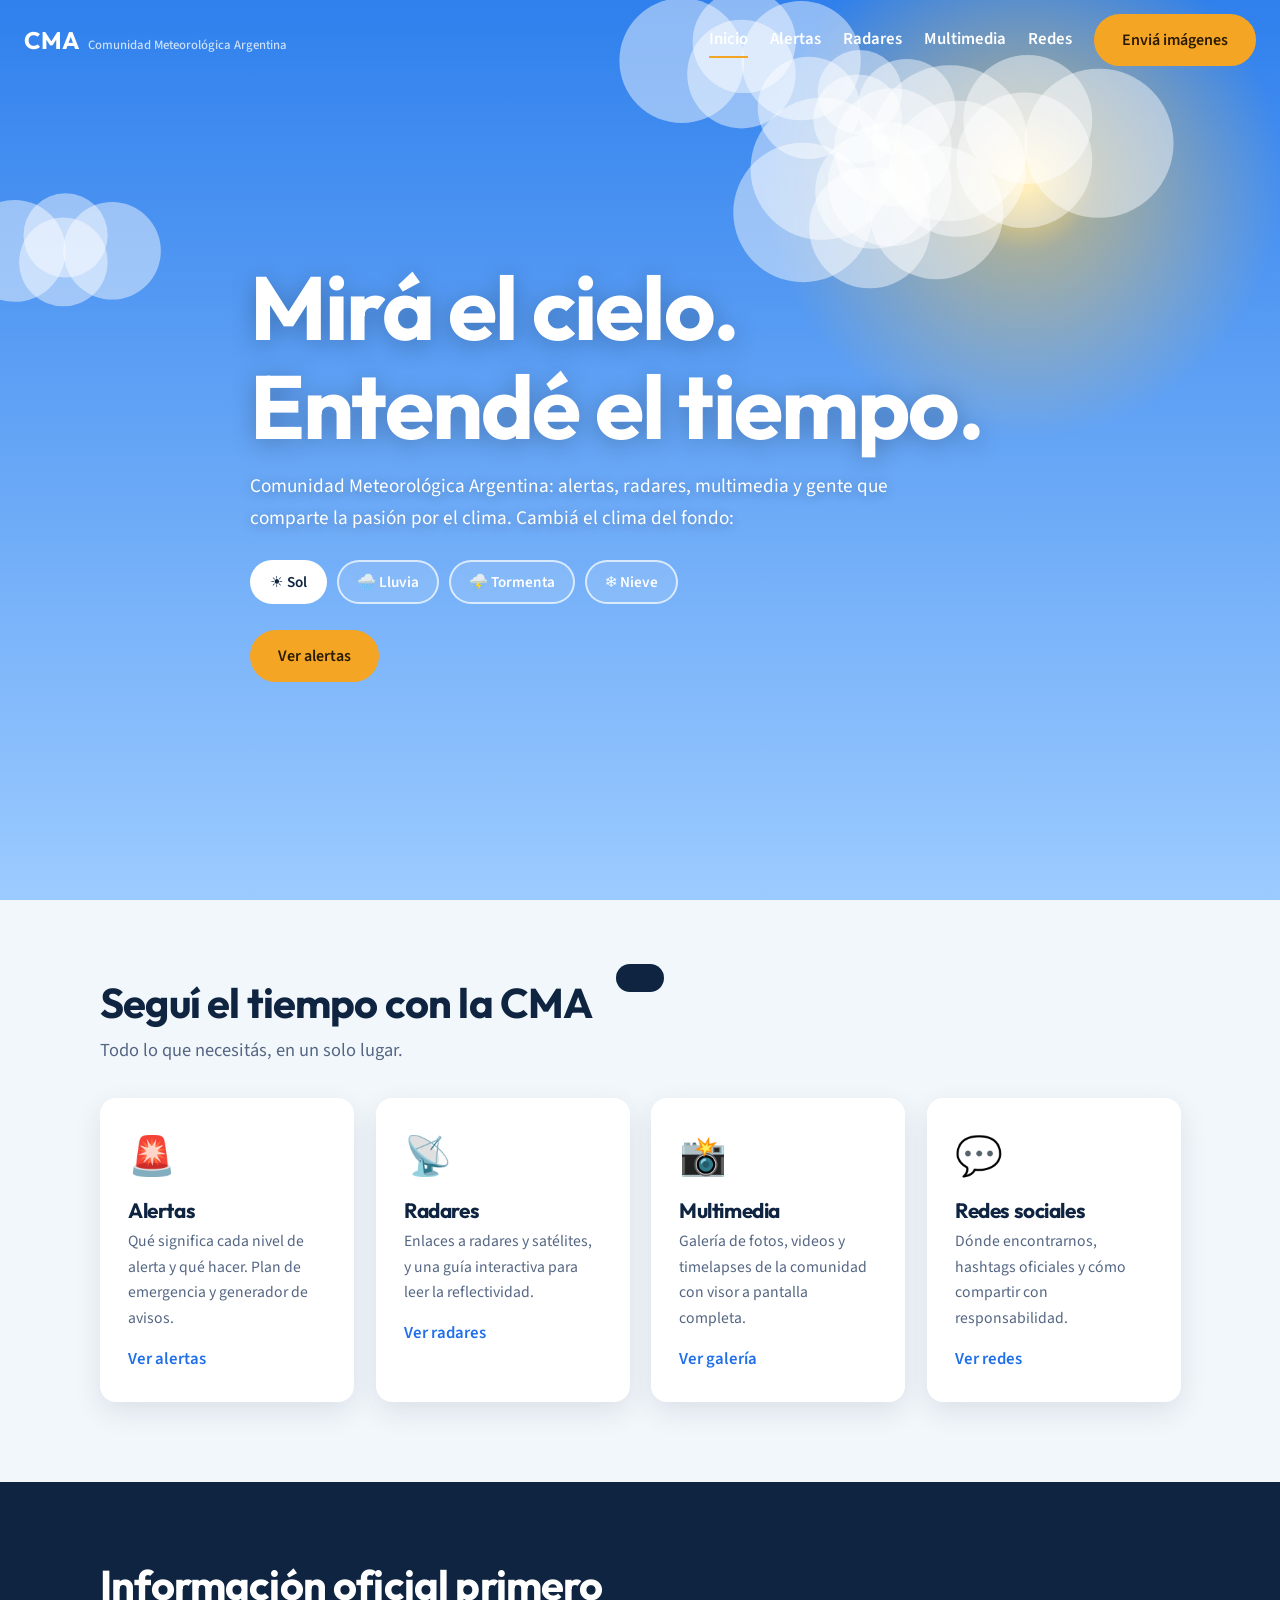
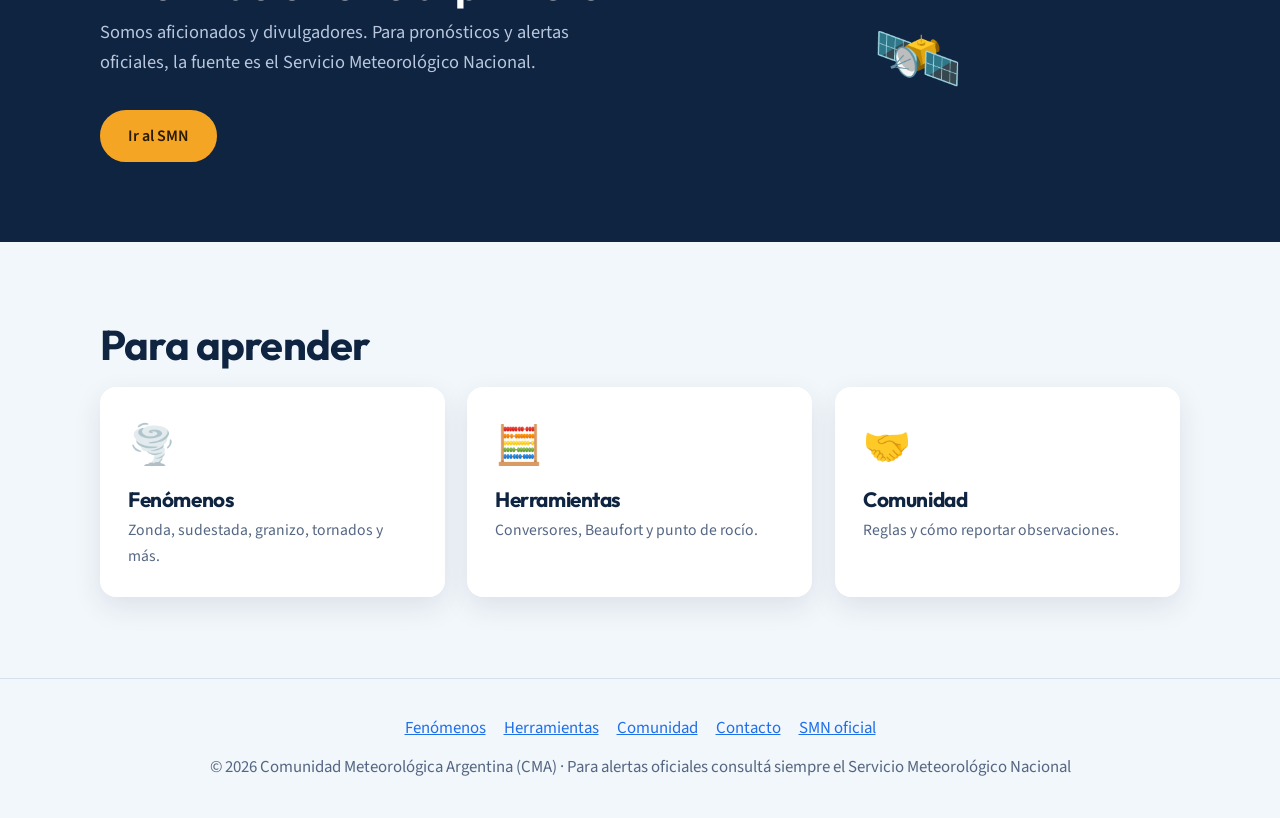
<file: index.html>
<!DOCTYPE html>
<html lang="es">
<head>
<meta charset="UTF-8">
<meta name="viewport" content="width=device-width, initial-scale=1">
<title>Inicio · CMA</title>
<meta name="description" content="Comunidad Meteorológica Argentina: aprendé, compartí y seguí el tiempo en Argentina.">
<link rel="preconnect" href="https://fonts.googleapis.com">
<link rel="preconnect" href="https://fonts.gstatic.com" crossorigin>
<link href="https://fonts.googleapis.com/css2?family=Outfit:wght@500;700;800&family=Source+Sans+3:wght@400;600&display=swap" rel="stylesheet">
<link rel="stylesheet" href="style.css">
</head>
<body>
<div id="progress"></div>
<header>
  <a href="index.html" class="logo">CMA<small>Comunidad Meteorológica Argentina</small></a>
  <nav id="menu">
    <a href="index.html" aria-current="page">Inicio</a>
    <a href="alertas.html">Alertas</a>
    <a href="radares.html">Radares</a>
    <a href="multimedia.html">Multimedia</a>
    <a href="redes.html">Redes</a>
    <a href="contacto.html" class="btn primary">Enviá imágenes</a>
  </nav>
  <button class="burger" id="burger" aria-label="Abrir menú">☰</button>
</header>
<main>
<section class="hero" id="inicio" data-mode="sol">
  <canvas id="sky" aria-hidden="true"></canvas>
  <div class="wrap">
    <h1 id="title">Mirá el cielo. Entendé el tiempo.</h1>
    <p>Comunidad Meteorológica Argentina: alertas, radares, multimedia y gente que comparte la pasión por el clima. Cambiá el clima del fondo:</p>
    <div class="modes" role="group" aria-label="Clima del fondo">
      <button data-mode="sol" aria-pressed="true">☀️ Sol</button>
      <button data-mode="lluvia" aria-pressed="false">🌧️ Lluvia</button>
      <button data-mode="tormenta" aria-pressed="false">⛈️ Tormenta</button>
      <button data-mode="nieve" aria-pressed="false">❄️ Nieve</button>
    </div>
    <a href="alertas.html" class="btn primary">Ver alertas</a>
  </div>
</section>
<section><div class="wrap">
  <h2 class="reveal">Seguí el tiempo con la CMA</h2>
  <p class="lead reveal">Todo lo que necesitás, en un solo lugar.</p>
  <div class="cards reveal">
    <a class="card" href="alertas.html"><span class="ico">🚨</span><h3>Alertas</h3><p>Qué significa cada nivel de alerta y qué hacer. Plan de emergencia y generador de avisos.</p><span class="go">Ver alertas</span></a>
    <a class="card" href="radares.html"><span class="ico">📡</span><h3>Radares</h3><p>Enlaces a radares y satélites, y una guía interactiva para leer la reflectividad.</p><span class="go">Ver radares</span></a>
    <a class="card" href="multimedia.html"><span class="ico">📸</span><h3>Multimedia</h3><p>Galería de fotos, videos y timelapses de la comunidad con visor a pantalla completa.</p><span class="go">Ver galería</span></a>
    <a class="card" href="redes.html"><span class="ico">💬</span><h3>Redes sociales</h3><p>Dónde encontrarnos, hashtags oficiales y cómo compartir con responsabilidad.</p><span class="go">Ver redes</span></a>
  </div>
</div></section>
<section class="band"><div class="wrap two reveal">
  <div><h2>Información oficial primero</h2>
  <p class="lead">Somos aficionados y divulgadores. Para pronósticos y alertas oficiales, la fuente es el Servicio Meteorológico Nacional.</p>
  <a class="btn primary" href="https://www.smn.gob.ar" target="_blank" rel="noopener">Ir al SMN</a></div>
  <p style="font-size:4.5rem;text-align:center" aria-hidden="true">🛰️</p>
</div></section>
<section><div class="wrap">
  <h2 class="reveal">Para aprender</h2>
  <div class="cards reveal" style="margin-top:20px">
    <a class="card" href="fenomenos.html"><span class="ico">🌪️</span><h3>Fenómenos</h3><p>Zonda, sudestada, granizo, tornados y más.</p></a>
    <a class="card" href="herramientas.html"><span class="ico">🧮</span><h3>Herramientas</h3><p>Conversores, Beaufort y punto de rocío.</p></a>
    <a class="card" href="comunidad.html"><span class="ico">🤝</span><h3>Comunidad</h3><p>Reglas y cómo reportar observaciones.</p></a>
  </div>
</div></section>
</main>
<footer>
  <div class="links"><a href="fenomenos.html">Fenómenos</a><a href="herramientas.html">Herramientas</a><a href="comunidad.html">Comunidad</a><a href="contacto.html">Contacto</a><a href="https://www.smn.gob.ar" target="_blank" rel="noopener">SMN oficial</a></div>
  © <span id="year"></span> Comunidad Meteorológica Argentina (CMA) · Para alertas oficiales consultá siempre el Servicio Meteorológico Nacional
</footer>
<div class="toast" id="toast" role="status"></div>
<script src="script.js"></script>
</body>
</html>
</file>
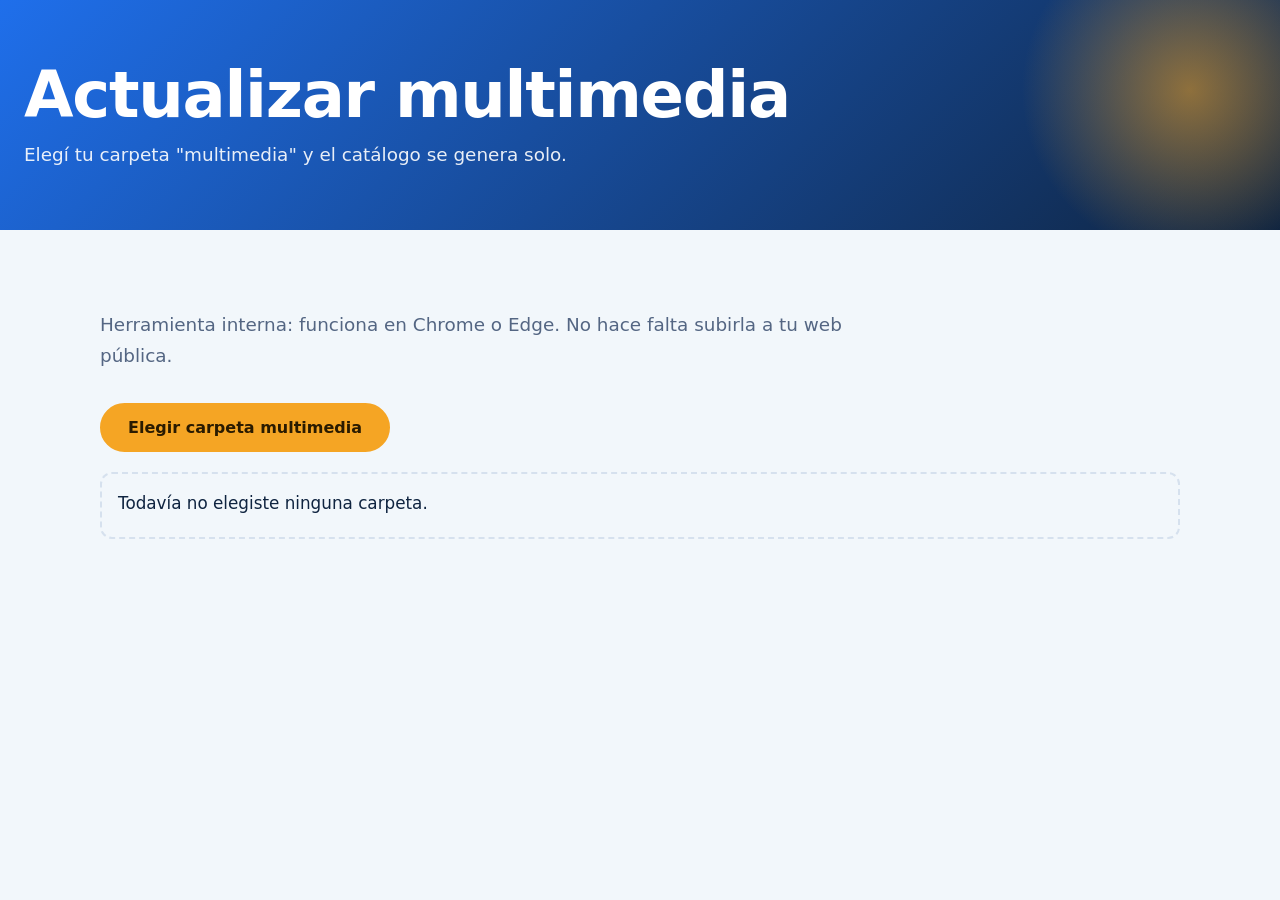
<file: actualizar-multimedia.html>
<!DOCTYPE html>
<html lang="es">
<head>
<meta charset="UTF-8">
<meta name="viewport" content="width=device-width, initial-scale=1">
<title>Actualizar multimedia · CMA</title>
<link rel="stylesheet" href="style.css">
</head>
<body>
<div class="page-head" style="padding-top:60px"><h1>Actualizar multimedia</h1><p>Elegí tu carpeta "multimedia" y el catálogo se genera solo.</p></div>
<main><section><div class="wrap">
  <p class="lead">Herramienta interna: funciona en Chrome o Edge. No hace falta subirla a tu web pública.</p>
  <button class="btn primary" id="go">Elegir carpeta multimedia</button>
  <div class="msg" id="log" style="margin-top:20px">Todavía no elegiste ninguna carpeta.</div>
</div></section></main>
<script>
const $ = s => document.querySelector(s);
const IMG = /\.(png|jpe?g|webp|gif)$/i, VID = /\.(mp4|webm)$/i;
const GRAD = ['linear-gradient(135deg,#1D2438,#4B5470)','linear-gradient(135deg,#F5A524,#B0208A)','linear-gradient(135deg,#7E93AD,#DCE6F2)',
  'linear-gradient(135deg,#0F2440,#1F6FEB)','linear-gradient(135deg,#2F80ED,#1D2438)','linear-gradient(135deg,#F07F1A,#7A4A1D)'];
const norm = s => s.toLowerCase().normalize('NFD').replace(/[\u0300-\u036f]/g, '').trim();
const nice = n => n.replace(/^\d+[-_ ]*/, '').replace(/[-_]+/g, ' ').trim();
const q = p => p.split('/').map(encodeURIComponent).join('/');
const parse = txt => { const d = {}; txt.split(/\r?\n/).forEach(l => { const i = l.indexOf(':'); if (i > 0) d[norm(l.slice(0, i))] = l.slice(i + 1).trim(); }); return d; };
async function list(dir, kind) { const o = []; for await (const [n, h] of dir.entries()) if (h.kind === kind) o.push([n, h]); return o.sort((a, b) => a[0].localeCompare(b[0])); }

$('#go').onclick = async () => {
  const log = m => $('#log').textContent = m;
  if (!window.showDirectoryPicker) return log('Este navegador no permite leer carpetas. Usá Chrome o Edge o subí los archivos a GitHub (el catálogo se actualiza solo).');
  try {
    const root = await showDirectoryPicker({ mode: 'readwrite' });
    const items = [], warn = []; let n = 0;
    if (root.name !== 'multimedia') warn.push(`La carpeta elegida se llama "${root.name}"; en la web debe llamarse "multimedia".`);
    for (const [dirName, def] of [['imagenes', 'foto'], ['videos', 'video']]) {
      let dir; try { dir = await root.getDirectoryHandle(dirName); } catch (e) { warn.push(`No encontré la carpeta "${dirName}".`); continue; }
      for (const [name, h] of await list(dir, 'directory')) {
        const fs = await list(h, 'file'), data = {};
        const dt = fs.find(f => /^datos\.txt$/i.test(f[0]));
        if (dt) Object.assign(data, parse(await (await dt[1].getFile()).text()));
        const main = fs.find(f => (def === 'foto' ? IMG : VID).test(f[0]));
        if (!main) { warn.push(`${name}: falta ${def === 'foto' ? 'la imagen' : 'el video'}`); continue; }
        const poster = def === 'video' ? fs.find(f => IMG.test(f[0])) : null;
        const base = `multimedia/${dirName}/${name}/`, tipo = norm(data.tipo || '');
        items.push({ t: data.titulo || nice(name), k: ['foto', 'video', 'timelapse'].includes(tipo) ? tipo : def,
          src: q(base + main[0]), poster: poster ? q(base + poster[0]) : '', lugar: data.lugar || '', fecha: data.fecha || '',
          autor: data.autor || '', desc: data.descripcion || '', g: GRAD[n++ % GRAD.length] });
      }
    }
    const txt = '/* Archivo generado automáticamente. No lo edites a mano. */\nconst MEDIA_CATALOGO = ' + JSON.stringify(items, null, 2) + ';\n';
    const w = await (await root.getFileHandle('catalogo.js', { create: true })).createWritable();
    await w.write(txt); await w.close();
    log(`✔ Catálogo actualizado: ${items.length} elemento(s).\n` + items.map(i => `• ${i.t} (${i.k})`).join('\n') + (warn.length ? '\n\nAvisos:\n' + warn.join('\n') : ''));
  } catch (e) { if (e.name !== 'AbortError') $('#log').textContent = 'No se pudo actualizar: ' + e.message; }
};
</script>
</body>
</html>
</file>
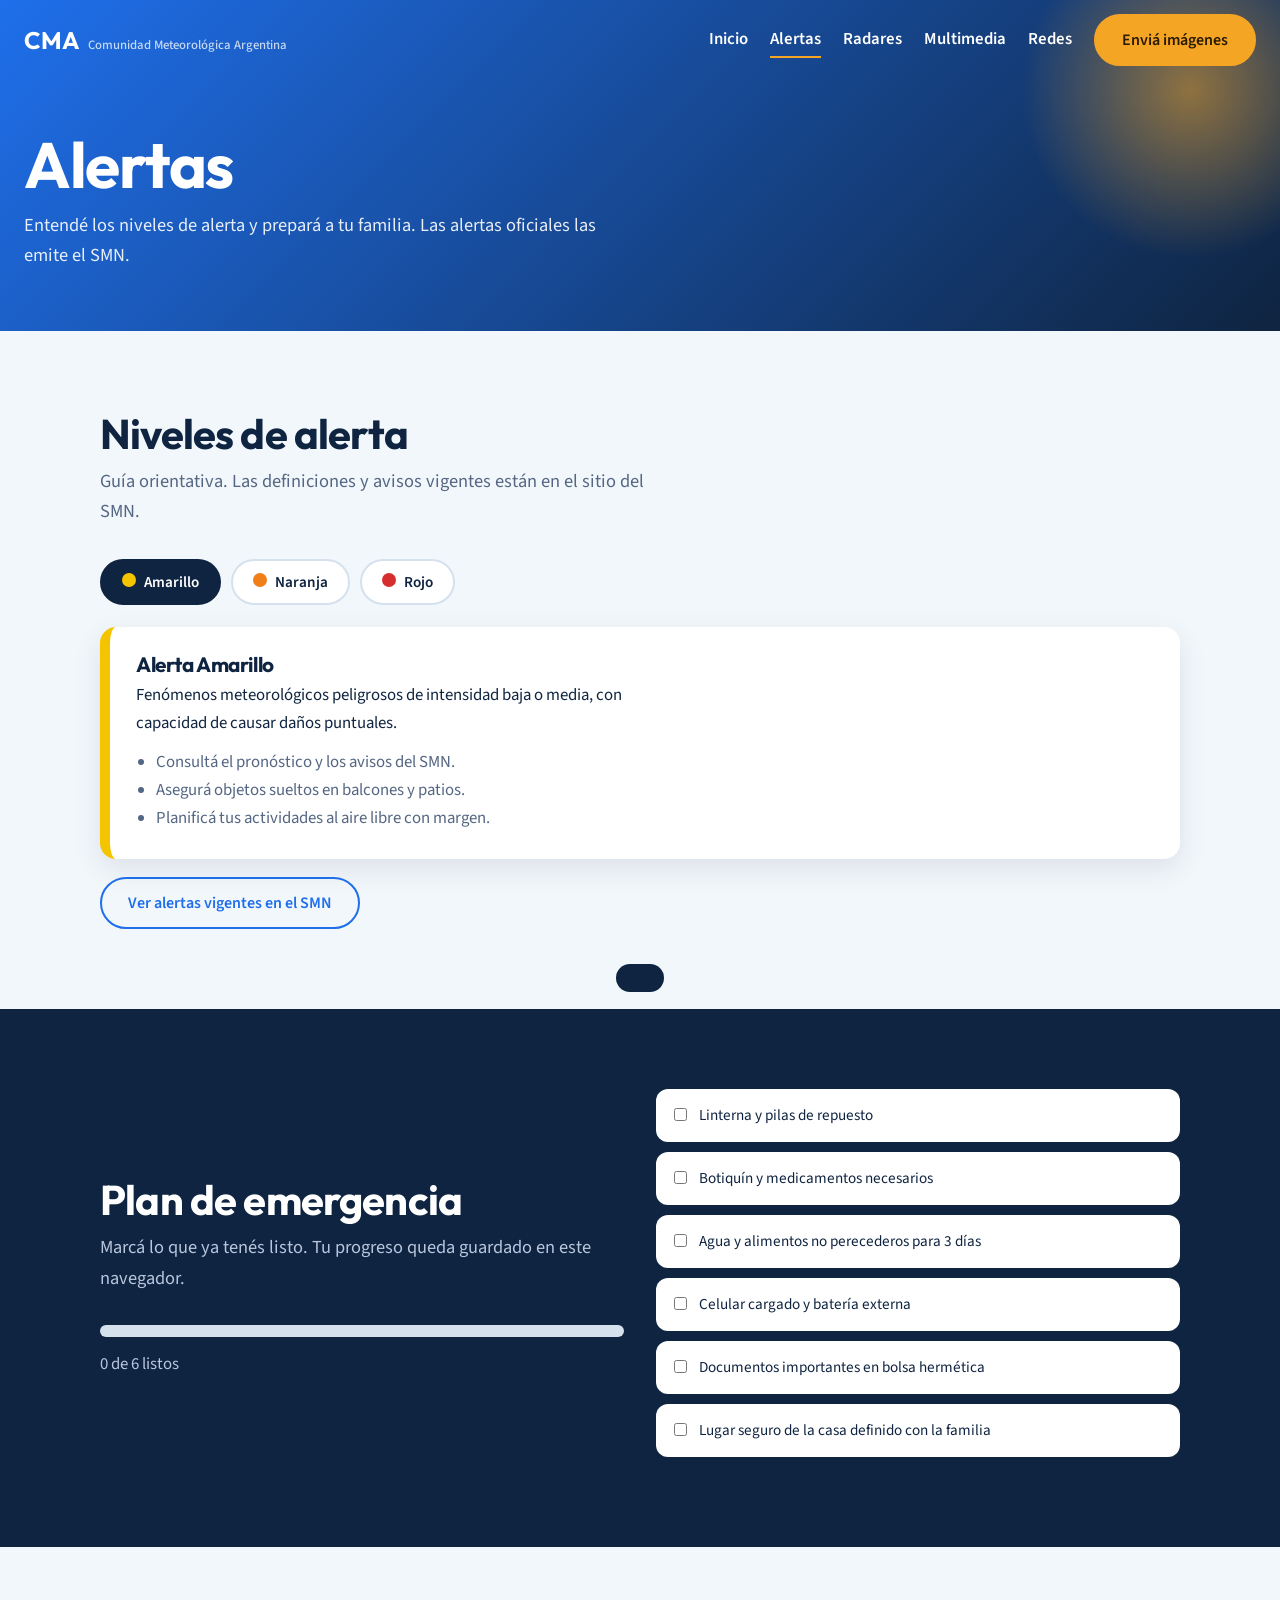
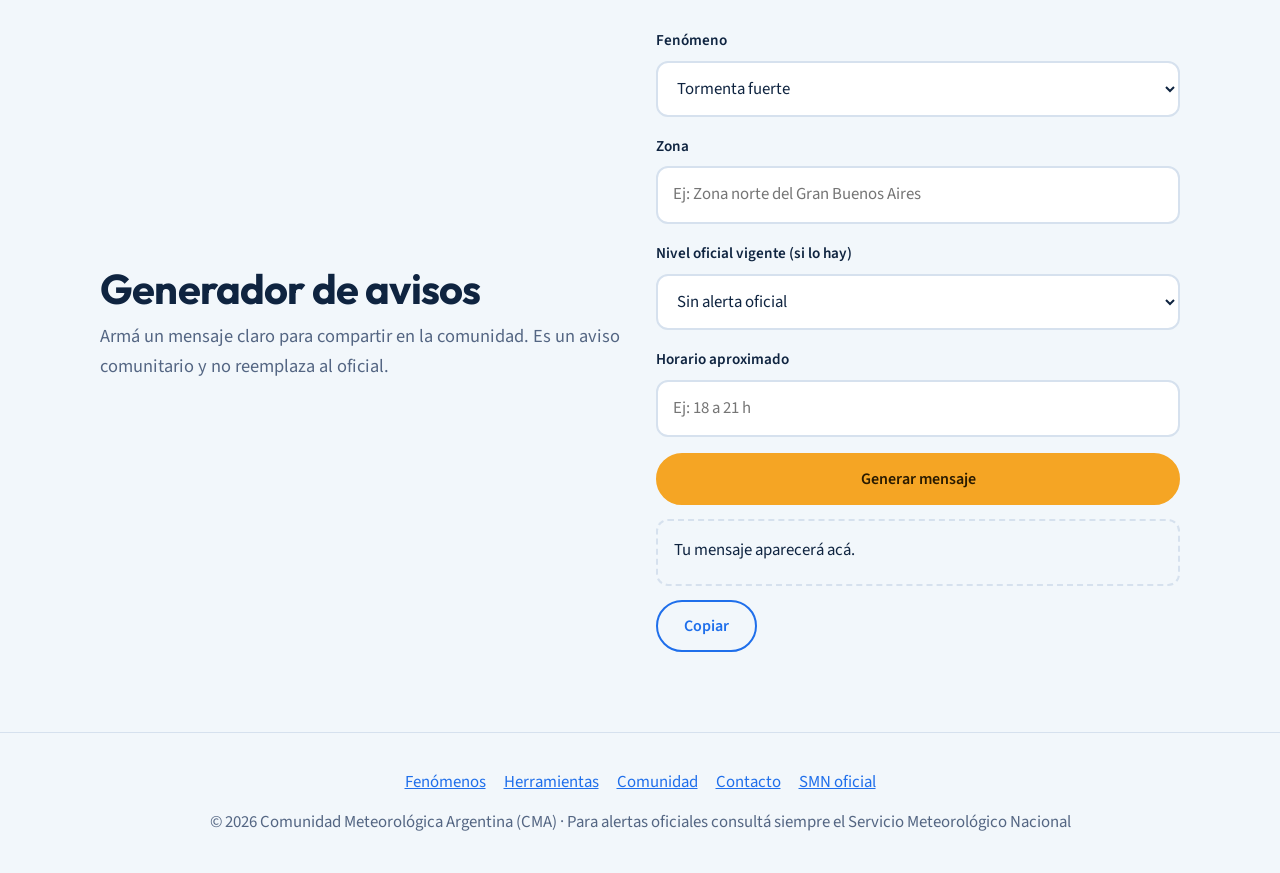
<file: alertas.html>
<!DOCTYPE html>
<html lang="es">
<head>
<meta charset="UTF-8">
<meta name="viewport" content="width=device-width, initial-scale=1">
<title>Alertas · CMA</title>
<meta name="description" content="Comunidad Meteorológica Argentina: aprendé, compartí y seguí el tiempo en Argentina.">
<link rel="preconnect" href="https://fonts.googleapis.com">
<link rel="preconnect" href="https://fonts.gstatic.com" crossorigin>
<link href="https://fonts.googleapis.com/css2?family=Outfit:wght@500;700;800&family=Source+Sans+3:wght@400;600&display=swap" rel="stylesheet">
<link rel="stylesheet" href="style.css">
</head>
<body>
<div id="progress"></div>
<header>
  <a href="index.html" class="logo">CMA<small>Comunidad Meteorológica Argentina</small></a>
  <nav id="menu">
    <a href="index.html">Inicio</a>
    <a href="alertas.html" aria-current="page">Alertas</a>
    <a href="radares.html">Radares</a>
    <a href="multimedia.html">Multimedia</a>
    <a href="redes.html">Redes</a>
    <a href="contacto.html" class="btn primary">Enviá imágenes</a>
  </nav>
  <button class="burger" id="burger" aria-label="Abrir menú">☰</button>
</header>
<div class="page-head"><h1>Alertas</h1><p>Entendé los niveles de alerta y prepará a tu familia. Las alertas oficiales las emite el SMN.</p></div><main>
<section><div class="wrap">
  <h2 class="reveal">Niveles de alerta</h2>
  <p class="lead reveal">Guía orientativa. Las definiciones y avisos vigentes están en el sitio del SMN.</p>
  <div class="chips reveal" id="lvlChips" role="group" aria-label="Nivel de alerta">
    <button class="chip" data-lv="y" aria-pressed="true"><span class="dot" style="--c:#F5C400"></span>Amarillo</button>
    <button class="chip" data-lv="o" aria-pressed="false"><span class="dot" style="--c:#F07F1A"></span>Naranja</button>
    <button class="chip" data-lv="r" aria-pressed="false"><span class="dot" style="--c:#D62E2E"></span>Rojo</button>
  </div>
  <div class="lvl lvl-y reveal" id="lvl" aria-live="polite"></div>
  <p style="margin-top:18px" class="reveal"><a class="btn" style="color:var(--accent)" href="https://www.smn.gob.ar/alertas" target="_blank" rel="noopener">Ver alertas vigentes en el SMN</a></p>
</div></section>

<section class="band"><div class="wrap two">
  <div class="reveal"><h2>Plan de emergencia</h2>
  <p class="lead">Marcá lo que ya tenés listo. Tu progreso queda guardado en este navegador.</p>
  <div class="meter"><i id="meter"></i></div><p id="meterTxt" style="color:#B8C7DE">0 de 6 listos</p></div>
  <div class="checks reveal" id="checks" style="color:var(--ink)">
    <label><input type="checkbox"> Linterna y pilas de repuesto</label>
    <label><input type="checkbox"> Botiquín y medicamentos necesarios</label>
    <label><input type="checkbox"> Agua y alimentos no perecederos para 3 días</label>
    <label><input type="checkbox"> Celular cargado y batería externa</label>
    <label><input type="checkbox"> Documentos importantes en bolsa hermética</label>
    <label><input type="checkbox"> Lugar seguro de la casa definido con la familia</label>
  </div>
</div></section>

<section><div class="wrap two">
  <div class="reveal"><h2>Generador de avisos</h2><p class="lead">Armá un mensaje claro para compartir en la comunidad. Es un aviso comunitario y no reemplaza al oficial.</p></div>
  <div class="copybox reveal">
    <form id="alertForm" novalidate>
      <div><label for="aType">Fenómeno</label><select id="aType"><option>Tormenta fuerte</option><option>Granizo</option><option>Vientos fuertes</option><option>Lluvias intensas</option><option>Niebla</option><option>Ola de calor</option></select></div>
      <div><label for="aZone">Zona</label><input id="aZone" placeholder="Ej: Zona norte del Gran Buenos Aires"></div>
      <div><label for="aLevel">Nivel oficial vigente (si lo hay)</label><select id="aLevel"><option>Sin alerta oficial</option><option>Amarillo</option><option>Naranja</option><option>Rojo</option></select></div>
      <div><label for="aTime">Horario aproximado</label><input id="aTime" placeholder="Ej: 18 a 21 h"></div>
      <button class="btn primary" type="submit">Generar mensaje</button>
    </form>
    <div class="msg" id="alertMsg">Tu mensaje aparecerá acá.</div>
    <button class="btn" id="copyAlert" style="color:var(--accent)">Copiar</button>
  </div>
</div></section>
</main>
<footer>
  <div class="links"><a href="fenomenos.html">Fenómenos</a><a href="herramientas.html">Herramientas</a><a href="comunidad.html">Comunidad</a><a href="contacto.html">Contacto</a><a href="https://www.smn.gob.ar" target="_blank" rel="noopener">SMN oficial</a></div>
  © <span id="year"></span> Comunidad Meteorológica Argentina (CMA) · Para alertas oficiales consultá siempre el Servicio Meteorológico Nacional
</footer>
<div class="toast" id="toast" role="status"></div>
<script src="script.js"></script>
</body>
</html>
</file>
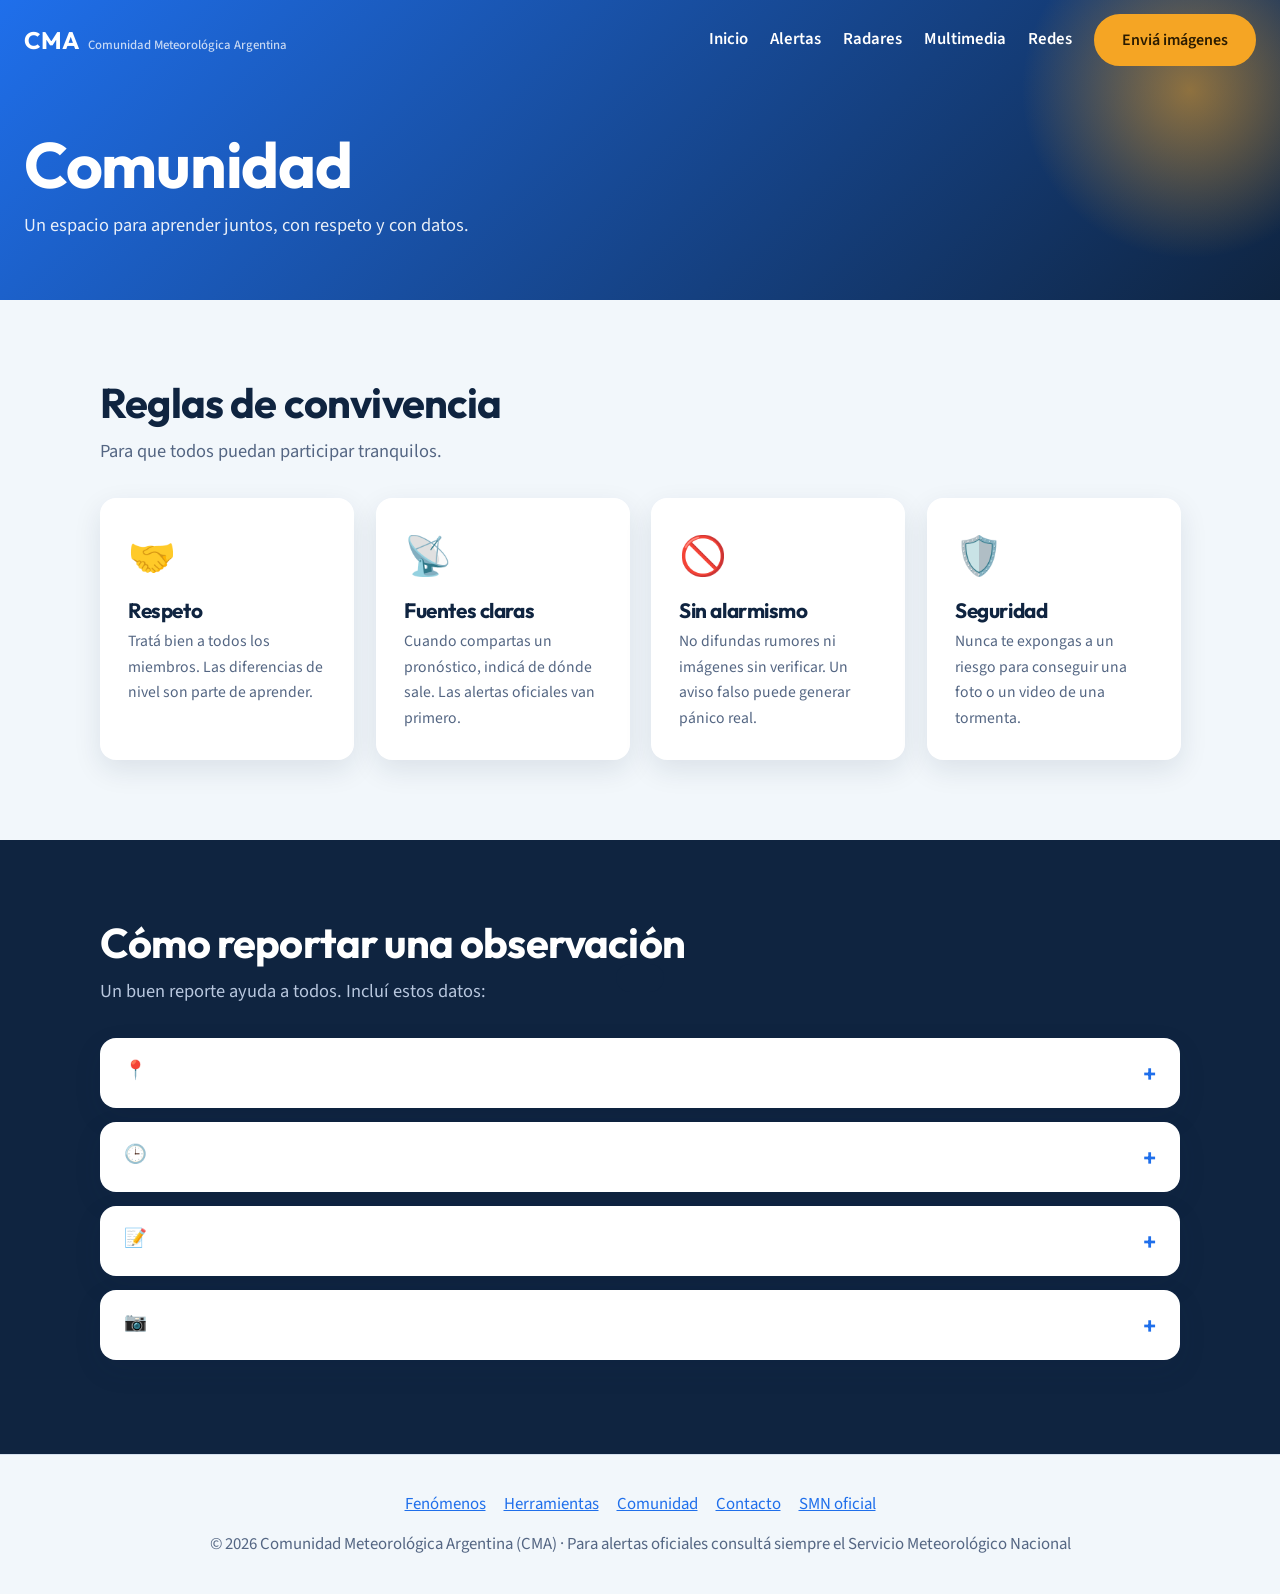
<file: comunidad.html>
<!DOCTYPE html>
<html lang="es">
<head>
<meta charset="UTF-8">
<meta name="viewport" content="width=device-width, initial-scale=1">
<title>Comunidad · CMA</title>
<meta name="description" content="Comunidad Meteorológica Argentina: aprendé, compartí y seguí el tiempo en Argentina.">
<link rel="preconnect" href="https://fonts.googleapis.com">
<link rel="preconnect" href="https://fonts.gstatic.com" crossorigin>
<link href="https://fonts.googleapis.com/css2?family=Outfit:wght@500;700;800&family=Source+Sans+3:wght@400;600&display=swap" rel="stylesheet">
<link rel="stylesheet" href="style.css">
</head>
<body>
<div id="progress"></div>
<header>
  <a href="index.html" class="logo">CMA<small>Comunidad Meteorológica Argentina</small></a>
  <nav id="menu">
    <a href="index.html">Inicio</a>
    <a href="alertas.html">Alertas</a>
    <a href="radares.html">Radares</a>
    <a href="multimedia.html">Multimedia</a>
    <a href="redes.html">Redes</a>
    <a href="contacto.html" class="btn primary">Enviá imágenes</a>
  </nav>
  <button class="burger" id="burger" aria-label="Abrir menú">☰</button>
</header>
<div class="page-head"><h1>Comunidad</h1><p>Un espacio para aprender juntos, con respeto y con datos.</p></div>
<main>
<section><div class="wrap">
<h2 class="reveal">Reglas de convivencia</h2>
<p class="lead reveal">Para que todos puedan participar tranquilos.</p>
<div class="cards reveal">
  <div class="card"><span class="ico">🤝</span><h3>Respeto</h3><p>Tratá bien a todos los miembros. Las diferencias de nivel son parte de aprender.</p></div>
  <div class="card"><span class="ico">📡</span><h3>Fuentes claras</h3><p>Cuando compartas un pronóstico, indicá de dónde sale. Las alertas oficiales van primero.</p></div>
  <div class="card"><span class="ico">🚫</span><h3>Sin alarmismo</h3><p>No difundas rumores ni imágenes sin verificar. Un aviso falso puede generar pánico real.</p></div>
  <div class="card"><span class="ico">🛡️</span><h3>Seguridad</h3><p>Nunca te expongas a un riesgo para conseguir una foto o un video de una tormenta.</p></div>
</div></div></section>
<section class="band"><div class="wrap">
<h2 class="reveal">Cómo reportar una observación</h2>
<p class="lead reveal">Un buen reporte ayuda a todos. Incluí estos datos:</p>
<div class="reveal">
<details><summary>📍 Dónde</summary><div class="body">Localidad y provincia, o el barrio si es un evento local.</div></details>
<details><summary>🕒 Cuándo</summary><div class="body">Fecha y hora aproximada del fenómeno y cuánto duró.</div></details>
<details><summary>📝 Qué viste</summary><div class="body">Tipo de fenómeno, intensidad y efectos: viento, granizo (tamaño), lluvia, daños.</div></details>
<details><summary>📷 Evidencia</summary><div class="body">Foto o video con fecha, sin editar. Si sacaste la imagen desde un lugar seguro, mejor.</div></details>
</div></div></section>
</main>
<footer>
  <div class="links"><a href="fenomenos.html">Fenómenos</a><a href="herramientas.html">Herramientas</a><a href="comunidad.html">Comunidad</a><a href="contacto.html">Contacto</a><a href="https://www.smn.gob.ar" target="_blank" rel="noopener">SMN oficial</a></div>
  © <span id="year"></span> Comunidad Meteorológica Argentina (CMA) · Para alertas oficiales consultá siempre el Servicio Meteorológico Nacional
</footer>
<div class="toast" id="toast" role="status"></div>
<script src="script.js"></script>
</body>
</html>
</file>
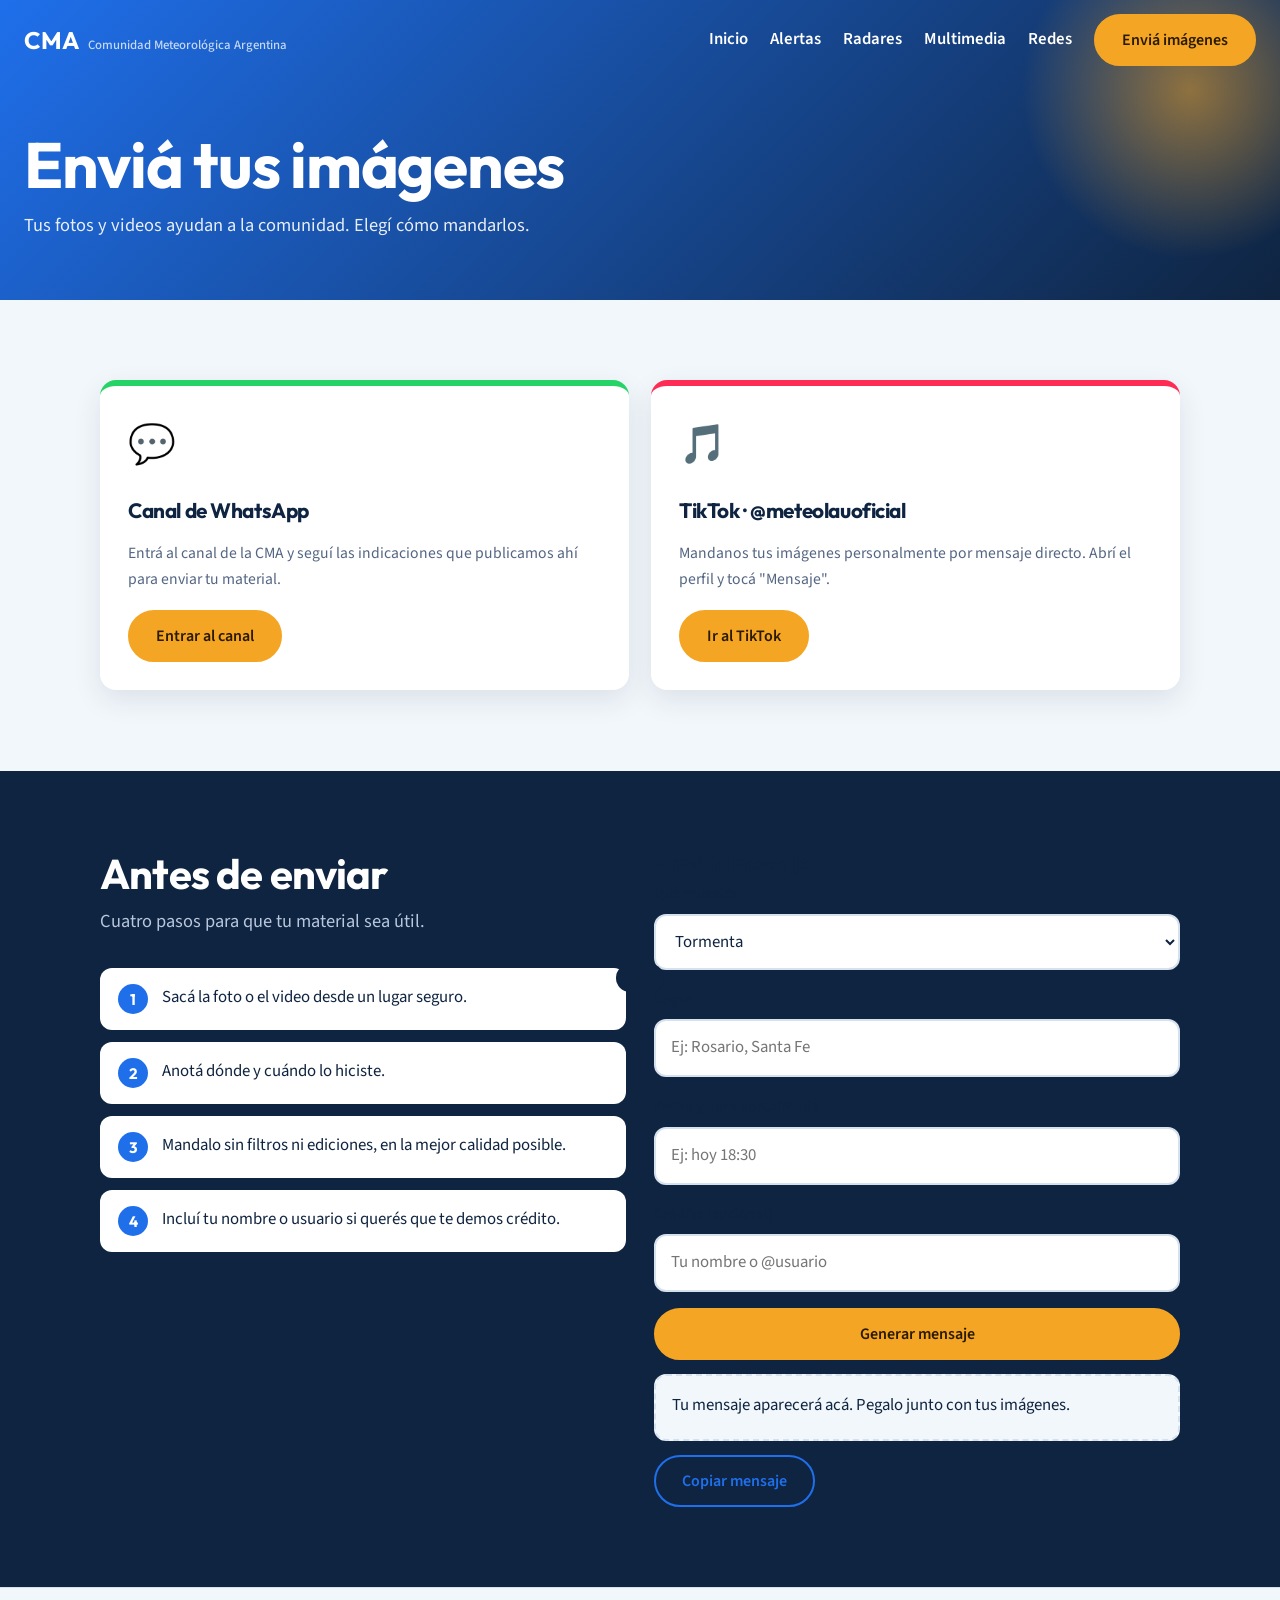
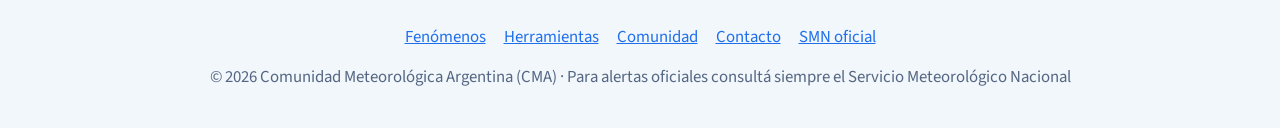
<file: contacto.html>
<!DOCTYPE html>
<html lang="es">
<head>
<meta charset="UTF-8">
<meta name="viewport" content="width=device-width, initial-scale=1">
<title>Enviá tus imágenes · CMA</title>
<meta name="description" content="Comunidad Meteorológica Argentina: aprendé, compartí y seguí el tiempo en Argentina.">
<link rel="preconnect" href="https://fonts.googleapis.com">
<link rel="preconnect" href="https://fonts.gstatic.com" crossorigin>
<link href="https://fonts.googleapis.com/css2?family=Outfit:wght@500;700;800&family=Source+Sans+3:wght@400;600&display=swap" rel="stylesheet">
<link rel="stylesheet" href="style.css">
</head>
<body>
<div id="progress"></div>
<header>
  <a href="index.html" class="logo">CMA<small>Comunidad Meteorológica Argentina</small></a>
  <nav id="menu">
    <a href="index.html">Inicio</a>
    <a href="alertas.html">Alertas</a>
    <a href="radares.html">Radares</a>
    <a href="multimedia.html">Multimedia</a>
    <a href="redes.html">Redes</a>
    <a href="contacto.html" class="btn primary">Enviá imágenes</a>
  </nav>
  <button class="burger" id="burger" aria-label="Abrir menú">☰</button>
</header>
<div class="page-head"><h1>Enviá tus imágenes</h1><p>Tus fotos y videos ayudan a la comunidad. Elegí cómo mandarlos.</p></div><main>
<section><div class="wrap">
  <div class="cards reveal">
    <div class="card wa big"><span class="ico">💬</span><h3>Canal de WhatsApp</h3><p>Entrá al canal de la CMA y seguí las indicaciones que publicamos ahí para enviar tu material.</p><a class="btn primary" data-link="whatsapp" target="_blank" rel="noopener">Entrar al canal</a></div>
    <div class="card tt big"><span class="ico">🎵</span><h3>TikTok · @meteolauoficial</h3><p>Mandanos tus imágenes personalmente por mensaje directo. Abrí el perfil y tocá "Mensaje".</p><a class="btn primary" data-link="tiktok" target="_blank" rel="noopener">Ir al TikTok</a></div>
  </div>
</div></section>

<section class="band"><div class="wrap cls">
  <div class="reveal"><h2>Antes de enviar</h2><p class="lead">Cuatro pasos para que tu material sea útil.</p>
    <ol class="steps" style="color:var(--ink)">
      <li>Sacá la foto o el video desde un lugar seguro.</li>
      <li>Anotá dónde y cuándo lo hiciste.</li>
      <li>Mandalo sin filtros ni ediciones, en la mejor calidad posible.</li>
      <li>Incluí tu nombre o usuario si querés que te demos crédito.</li>
    </ol></div>
  <div class="copybox reveal">
    <h3>Armá tu mensaje</h3>
    <form id="sendForm" novalidate>
      <div><label for="sType">Qué muestra</label><select id="sType"><option>Tormenta</option><option>Rayos</option><option>Granizo</option><option>Nube de embudo o tornado</option><option>Viento o daños</option><option>Inundación</option><option>Cielo o amanecer/atardecer</option><option>Otro</option></select></div>
      <div><label for="sPlace">Lugar</label><input id="sPlace" placeholder="Ej: Rosario, Santa Fe"></div>
      <div><label for="sWhen">Fecha y hora aproximada</label><input id="sWhen" placeholder="Ej: hoy 18:30"></div>
      <div><label for="sName">Crédito (opcional)</label><input id="sName" placeholder="Tu nombre o @usuario"></div>
      <button class="btn primary" type="submit">Generar mensaje</button>
    </form>
    <div class="msg" id="sendMsg">Tu mensaje aparecerá acá. Pegalo junto con tus imágenes.</div>
    <button class="btn" id="copySend" style="color:var(--accent)">Copiar mensaje</button>
  </div>
</div></section>
</main>
<footer>
  <div class="links"><a href="fenomenos.html">Fenómenos</a><a href="herramientas.html">Herramientas</a><a href="comunidad.html">Comunidad</a><a href="contacto.html">Contacto</a><a href="https://www.smn.gob.ar" target="_blank" rel="noopener">SMN oficial</a></div>
  © <span id="year"></span> Comunidad Meteorológica Argentina (CMA) · Para alertas oficiales consultá siempre el Servicio Meteorológico Nacional
</footer>
<div class="toast" id="toast" role="status"></div>
<script src="script.js"></script>
</body>
</html>
</file>
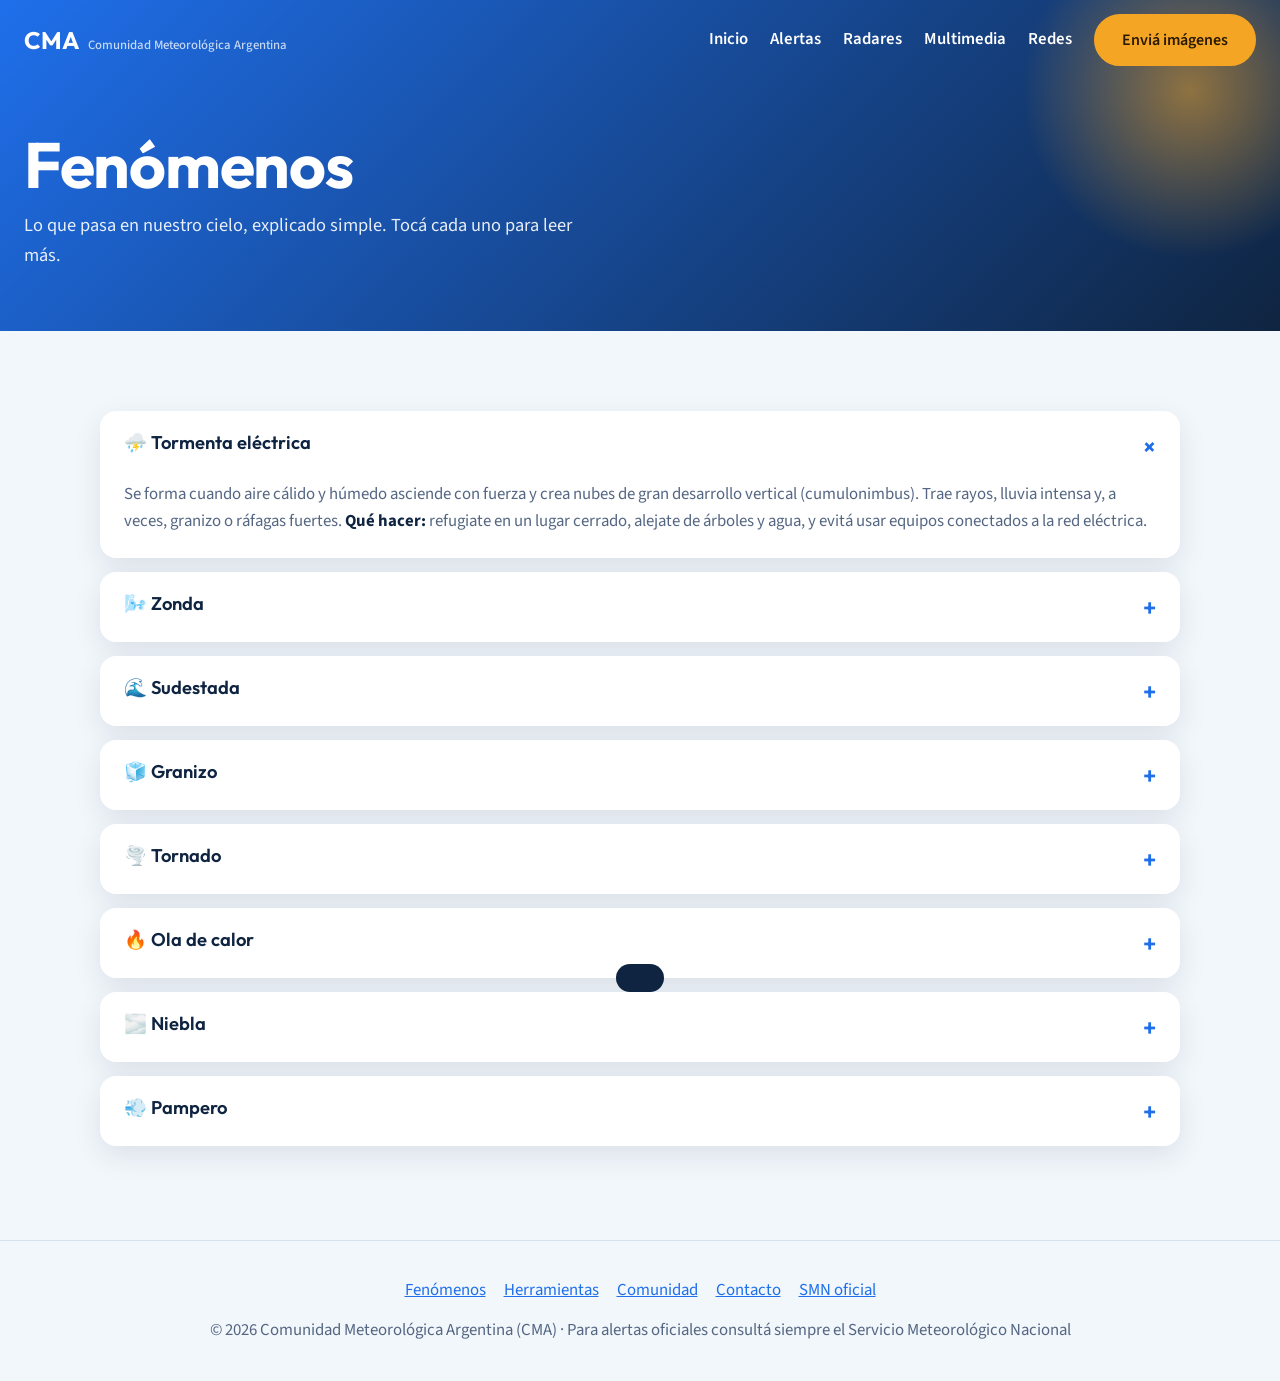
<file: fenomenos.html>
<!DOCTYPE html>
<html lang="es">
<head>
<meta charset="UTF-8">
<meta name="viewport" content="width=device-width, initial-scale=1">
<title>Fenómenos · CMA</title>
<meta name="description" content="Comunidad Meteorológica Argentina: aprendé, compartí y seguí el tiempo en Argentina.">
<link rel="preconnect" href="https://fonts.googleapis.com">
<link rel="preconnect" href="https://fonts.gstatic.com" crossorigin>
<link href="https://fonts.googleapis.com/css2?family=Outfit:wght@500;700;800&family=Source+Sans+3:wght@400;600&display=swap" rel="stylesheet">
<link rel="stylesheet" href="style.css">
</head>
<body>
<div id="progress"></div>
<header>
  <a href="index.html" class="logo">CMA<small>Comunidad Meteorológica Argentina</small></a>
  <nav id="menu">
    <a href="index.html">Inicio</a>
    <a href="alertas.html">Alertas</a>
    <a href="radares.html">Radares</a>
    <a href="multimedia.html">Multimedia</a>
    <a href="redes.html">Redes</a>
    <a href="contacto.html" class="btn primary">Enviá imágenes</a>
  </nav>
  <button class="burger" id="burger" aria-label="Abrir menú">☰</button>
</header>
<div class="page-head"><h1>Fenómenos</h1><p>Lo que pasa en nuestro cielo, explicado simple. Tocá cada uno para leer más.</p></div>
<main><section><div class="wrap reveal">
<details open><summary>⛈️ Tormenta eléctrica</summary><div class="body">Se forma cuando aire cálido y húmedo asciende con fuerza y crea nubes de gran desarrollo vertical (cumulonimbus). Trae rayos, lluvia intensa y, a veces, granizo o ráfagas fuertes. <strong>Qué hacer:</strong> refugiate en un lugar cerrado, alejate de árboles y agua, y evitá usar equipos conectados a la red eléctrica.</div></details>
<details><summary>🌬️ Zonda</summary><div class="body">Viento cálido y seco que baja desde la cordillera hacia Cuyo y zonas cercanas. Sube la temperatura, baja mucho la humedad y puede levantar polvo. <strong>Qué hacer:</strong> hidratate, evitá actividades al aire libre y no hagas fuego.</div></details>
<details><summary>🌊 Sudestada</summary><div class="body">Viento del sudeste sostenido sobre el Río de la Plata que empuja agua hacia la costa y puede causar crecidas, lluvias persistentes y mal tiempo en el Litoral y el AMBA. <strong>Qué hacer:</strong> seguí los avisos oficiales y evitá zonas bajas cercanas al río.</div></details>
<details><summary>🧊 Granizo</summary><div class="body">Piedras de hielo que se forman dentro de tormentas fuertes, cuando las corrientes ascendentes mantienen las gotas en altura hasta congelarlas. Puede dañar techos, autos y cultivos. <strong>Qué hacer:</strong> resguardate bajo techo firme y proteger vehículos si es posible.</div></details>
<details><summary>🌪️ Tornado</summary><div class="body">Columna de aire en rotación que toca el suelo, asociada a tormentas severas. Argentina tiene actividad tornádica, sobre todo en la región pampeana y el centro-norte. <strong>Qué hacer:</strong> andá a la planta baja o a un cuarto interior sin ventanas y alejate de vidrios.</div></details>
<details><summary>🔥 Ola de calor</summary><div class="body">Período de varios días con temperaturas máximas y mínimas muy por encima de lo normal para la zona. <strong>Qué hacer:</strong> tomá agua seguido, evitá el sol en horas centrales y prestá atención a niños, personas mayores y mascotas.</div></details>
<details><summary>🌫️ Niebla</summary><div class="body">Nubes a nivel del suelo que reducen la visibilidad, frecuentes en otoño e invierno. <strong>Qué hacer:</strong> manejá despacio, con luces bajas, y aumentá la distancia con otros vehículos.</div></details>
<details><summary>💨 Pampero</summary><div class="body">Viento fuerte del sudoeste que llega tras el paso de un frente frío en la llanura pampeana; baja la temperatura y despeja el cielo. <strong>Qué hacer:</strong> asegurá objetos sueltos y tené cuidado con ramas y carteles.</div></details>
</div></section></main>
<footer>
  <div class="links"><a href="fenomenos.html">Fenómenos</a><a href="herramientas.html">Herramientas</a><a href="comunidad.html">Comunidad</a><a href="contacto.html">Contacto</a><a href="https://www.smn.gob.ar" target="_blank" rel="noopener">SMN oficial</a></div>
  © <span id="year"></span> Comunidad Meteorológica Argentina (CMA) · Para alertas oficiales consultá siempre el Servicio Meteorológico Nacional
</footer>
<div class="toast" id="toast" role="status"></div>
<script src="script.js"></script>
</body>
</html>
</file>
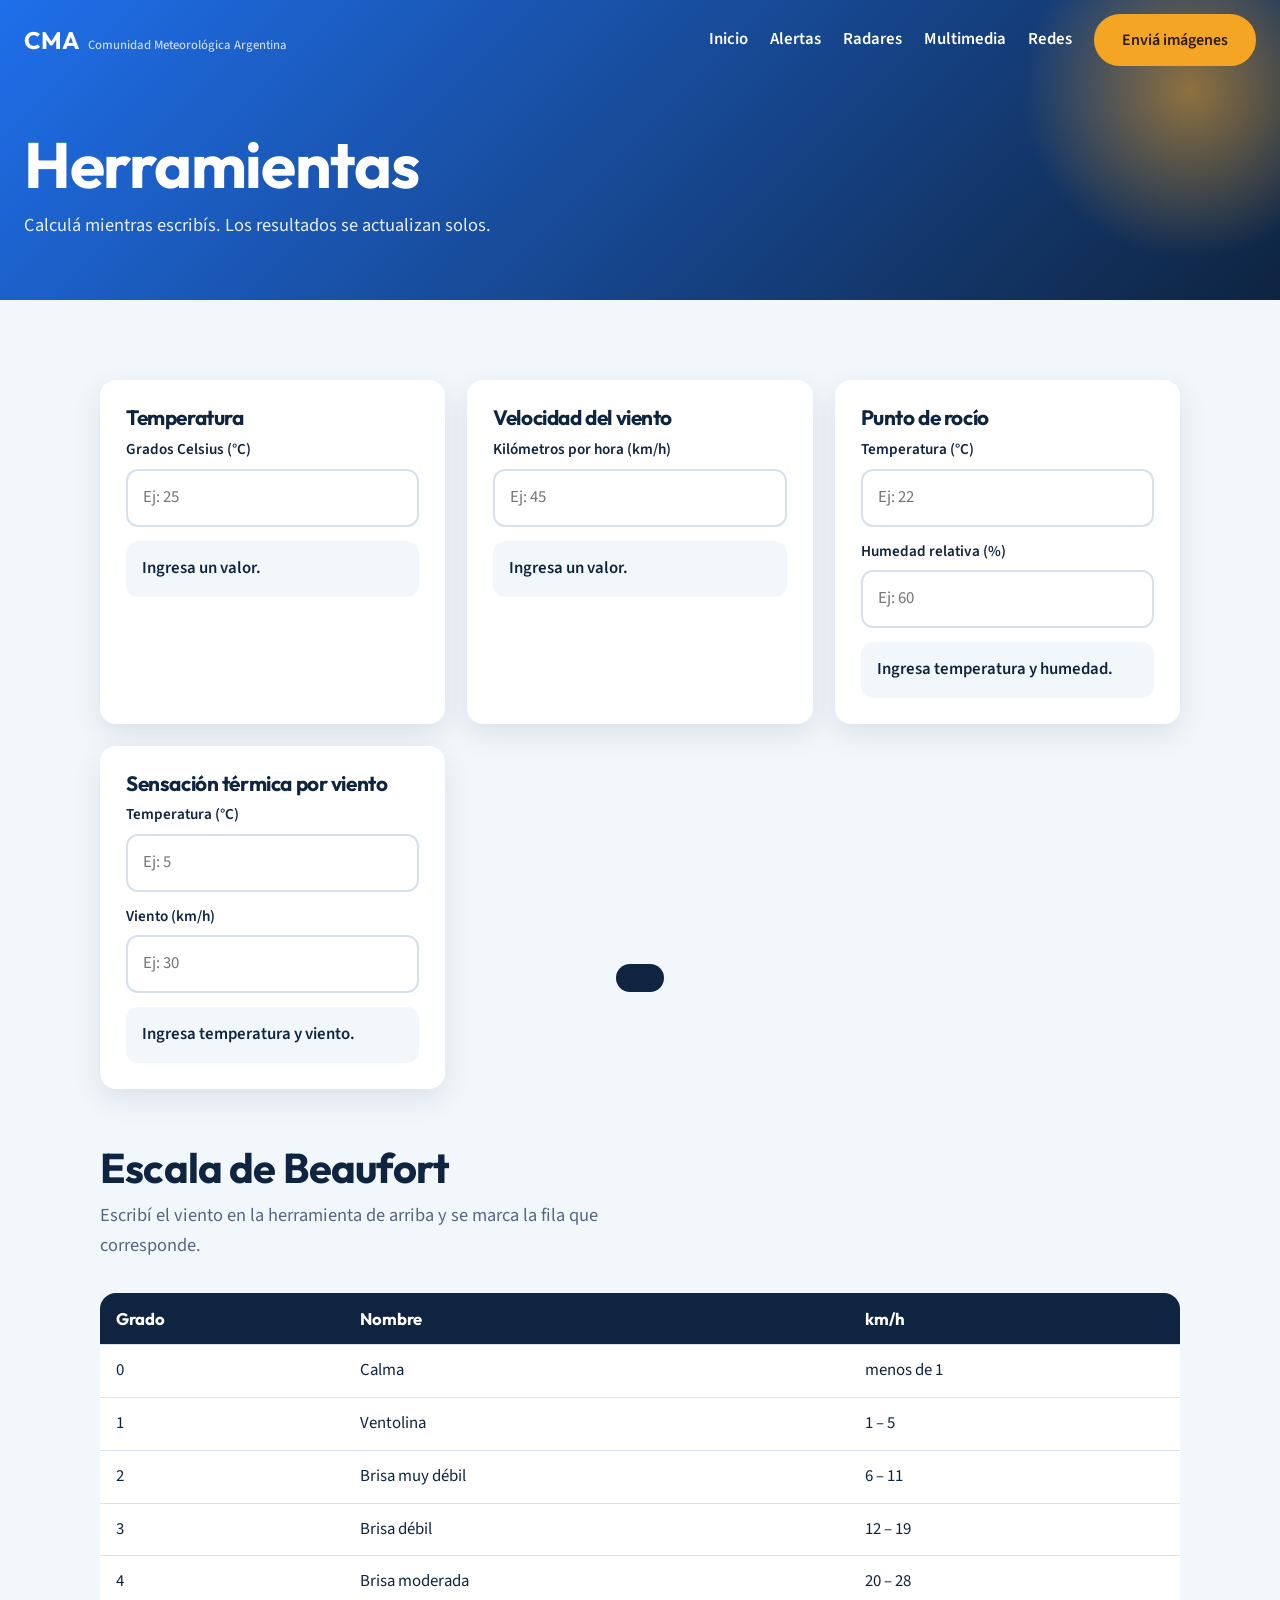
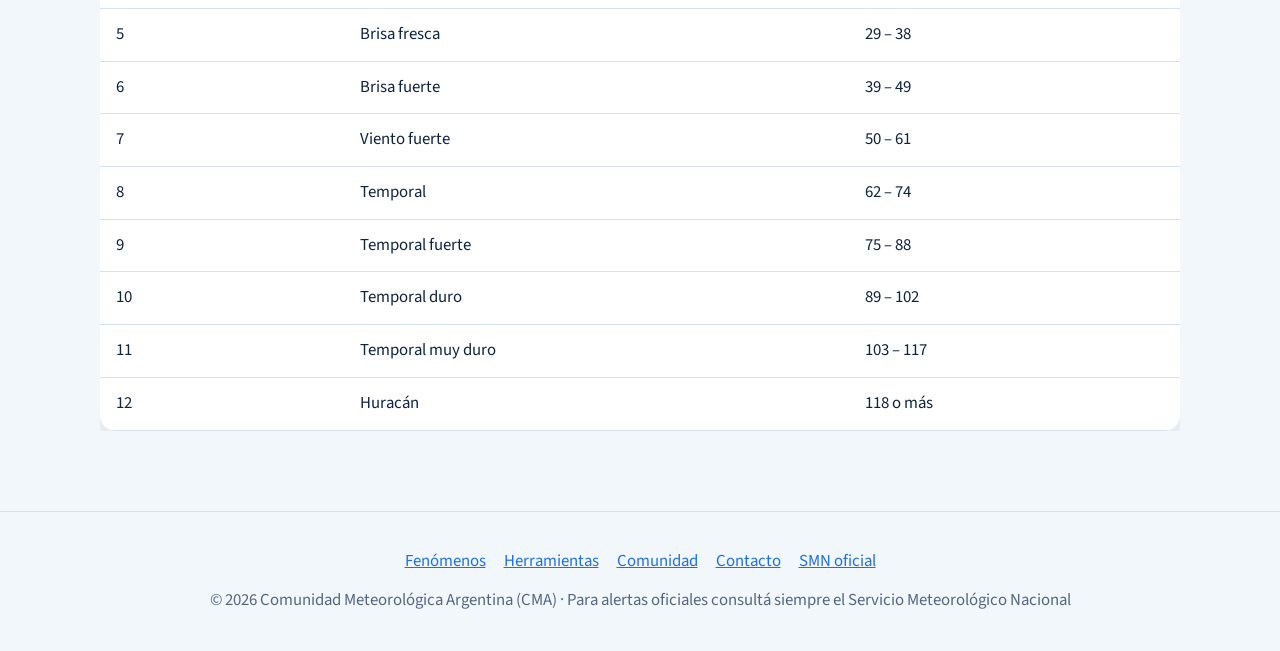
<file: herramientas.html>
<!DOCTYPE html>
<html lang="es">
<head>
<meta charset="UTF-8">
<meta name="viewport" content="width=device-width, initial-scale=1">
<title>Herramientas · CMA</title>
<meta name="description" content="Comunidad Meteorológica Argentina: aprendé, compartí y seguí el tiempo en Argentina.">
<link rel="preconnect" href="https://fonts.googleapis.com">
<link rel="preconnect" href="https://fonts.gstatic.com" crossorigin>
<link href="https://fonts.googleapis.com/css2?family=Outfit:wght@500;700;800&family=Source+Sans+3:wght@400;600&display=swap" rel="stylesheet">
<link rel="stylesheet" href="style.css">
</head>
<body>
<div id="progress"></div>
<header>
  <a href="index.html" class="logo">CMA<small>Comunidad Meteorológica Argentina</small></a>
  <nav id="menu">
    <a href="index.html">Inicio</a>
    <a href="alertas.html">Alertas</a>
    <a href="radares.html">Radares</a>
    <a href="multimedia.html">Multimedia</a>
    <a href="redes.html">Redes</a>
    <a href="contacto.html" class="btn primary">Enviá imágenes</a>
  </nav>
  <button class="burger" id="burger" aria-label="Abrir menú">☰</button>
</header>
<div class="page-head"><h1>Herramientas</h1><p>Calculá mientras escribís. Los resultados se actualizan solos.</p></div>
<main><section><div class="wrap">
<div class="tools reveal">
  <div class="tool"><h3>Temperatura</h3><label for="tTemp">Grados Celsius (°C)</label><input id="tTemp" inputmode="decimal" placeholder="Ej: 25"><div class="out" id="oTemp">Ingresa un valor.</div></div>
  <div class="tool"><h3>Velocidad del viento</h3><label for="tWind">Kilómetros por hora (km/h)</label><input id="tWind" inputmode="decimal" placeholder="Ej: 45"><div class="out" id="oWind">Ingresa un valor.</div></div>
  <div class="tool"><h3>Punto de rocío</h3><label for="dT">Temperatura (°C)</label><input id="dT" inputmode="decimal" placeholder="Ej: 22"><label for="dH" style="display:block;margin-top:12px">Humedad relativa (%)</label><input id="dH" inputmode="decimal" placeholder="Ej: 60"><div class="out" id="oDew">Ingresa temperatura y humedad.</div></div>
  <div class="tool"><h3>Sensación térmica por viento</h3><label for="wT">Temperatura (°C)</label><input id="wT" inputmode="decimal" placeholder="Ej: 5"><label for="wV" style="display:block;margin-top:12px">Viento (km/h)</label><input id="wV" inputmode="decimal" placeholder="Ej: 30"><div class="out" id="oChill">Ingresa temperatura y viento.</div></div>
</div>
<h2 style="margin-top:56px" class="reveal">Escala de Beaufort</h2>
<p class="lead reveal">Escribí el viento en la herramienta de arriba y se marca la fila que corresponde.</p>
<div class="scroll-x reveal"><table id="beaufort"><thead><tr><th>Grado</th><th>Nombre</th><th>km/h</th></tr></thead><tbody>
<tr data-b="0"><td>0</td><td>Calma</td><td>menos de 1</td></tr>
<tr data-b="1"><td>1</td><td>Ventolina</td><td>1 – 5</td></tr>
<tr data-b="2"><td>2</td><td>Brisa muy débil</td><td>6 – 11</td></tr>
<tr data-b="3"><td>3</td><td>Brisa débil</td><td>12 – 19</td></tr>
<tr data-b="4"><td>4</td><td>Brisa moderada</td><td>20 – 28</td></tr>
<tr data-b="5"><td>5</td><td>Brisa fresca</td><td>29 – 38</td></tr>
<tr data-b="6"><td>6</td><td>Brisa fuerte</td><td>39 – 49</td></tr>
<tr data-b="7"><td>7</td><td>Viento fuerte</td><td>50 – 61</td></tr>
<tr data-b="8"><td>8</td><td>Temporal</td><td>62 – 74</td></tr>
<tr data-b="9"><td>9</td><td>Temporal fuerte</td><td>75 – 88</td></tr>
<tr data-b="10"><td>10</td><td>Temporal duro</td><td>89 – 102</td></tr>
<tr data-b="11"><td>11</td><td>Temporal muy duro</td><td>103 – 117</td></tr>
<tr data-b="12"><td>12</td><td>Huracán</td><td>118 o más</td></tr>
</tbody></table></div>
</div></section></main>
<footer>
  <div class="links"><a href="fenomenos.html">Fenómenos</a><a href="herramientas.html">Herramientas</a><a href="comunidad.html">Comunidad</a><a href="contacto.html">Contacto</a><a href="https://www.smn.gob.ar" target="_blank" rel="noopener">SMN oficial</a></div>
  © <span id="year"></span> Comunidad Meteorológica Argentina (CMA) · Para alertas oficiales consultá siempre el Servicio Meteorológico Nacional
</footer>
<div class="toast" id="toast" role="status"></div>
<script src="script.js"></script>
</body>
</html>
</file>
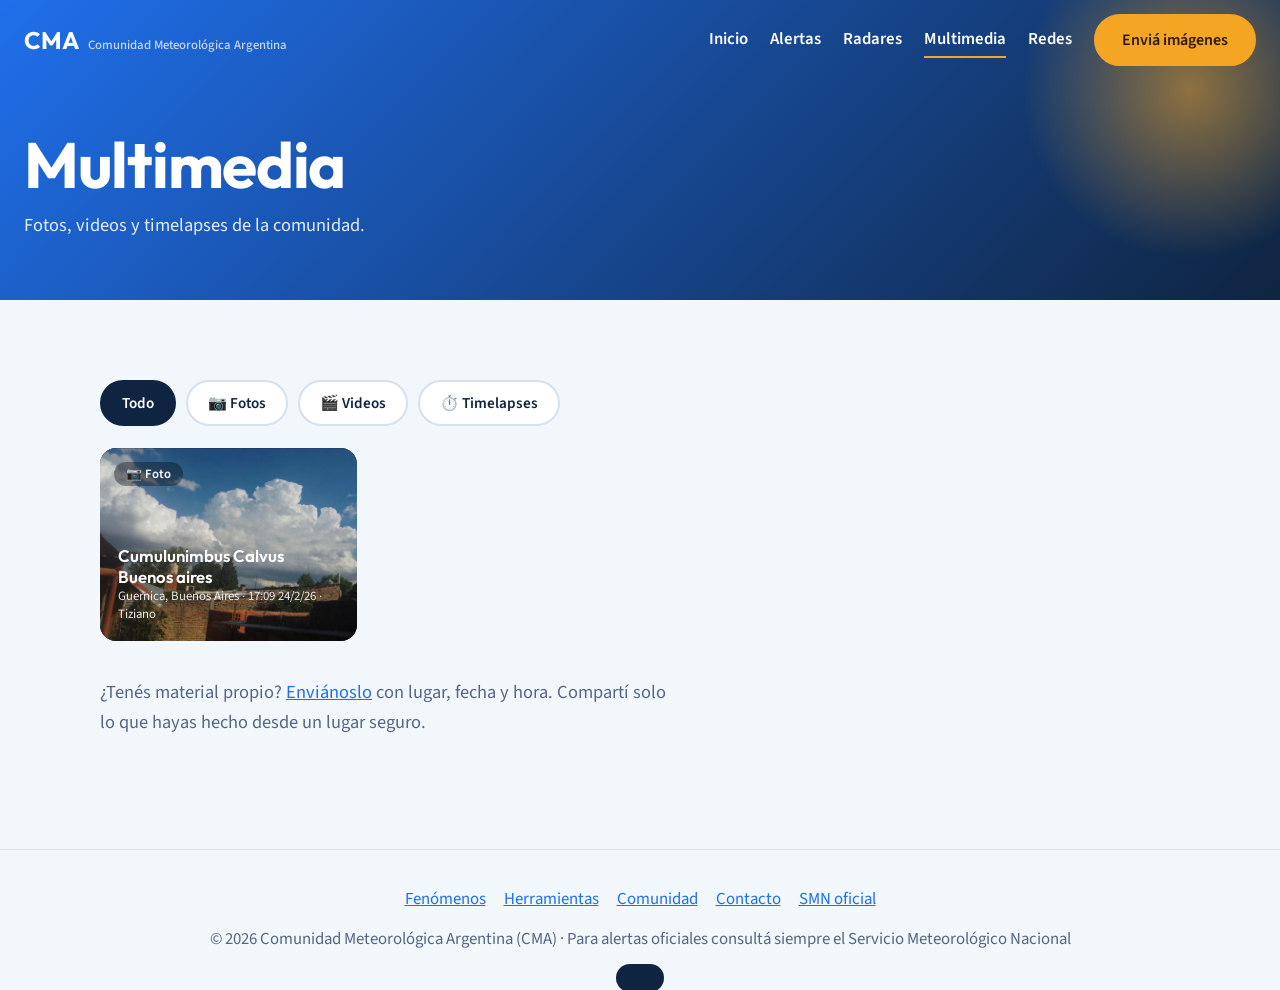
<file: multimedia.html>
<!DOCTYPE html>
<html lang="es">
<head>
<meta charset="UTF-8">
<meta name="viewport" content="width=device-width, initial-scale=1">
<title>Multimedia · CMA</title>
<meta name="description" content="Comunidad Meteorológica Argentina: aprendé, compartí y seguí el tiempo en Argentina.">
<link rel="preconnect" href="https://fonts.googleapis.com">
<link rel="preconnect" href="https://fonts.gstatic.com" crossorigin>
<link href="https://fonts.googleapis.com/css2?family=Outfit:wght@500;700;800&family=Source+Sans+3:wght@400;600&display=swap" rel="stylesheet">
<link rel="stylesheet" href="style.css">
</head>
<body>
<div id="progress"></div>
<header>
  <a href="index.html" class="logo">CMA<small>Comunidad Meteorológica Argentina</small></a>
  <nav id="menu">
    <a href="index.html">Inicio</a>
    <a href="alertas.html">Alertas</a>
    <a href="radares.html">Radares</a>
    <a href="multimedia.html" aria-current="page">Multimedia</a>
    <a href="redes.html">Redes</a>
    <a href="contacto.html" class="btn primary">Enviá imágenes</a>
  </nav>
  <button class="burger" id="burger" aria-label="Abrir menú">☰</button>
</header>
<div class="page-head"><h1>Multimedia</h1><p>Fotos, videos y timelapses de la comunidad.</p></div><main>
<section><div class="wrap">
  <div class="chips reveal" id="mFilters" role="group" aria-label="Filtrar">
    <button class="chip" data-f="todo" aria-pressed="true">Todo</button>
    <button class="chip" data-f="foto" aria-pressed="false">📷 Fotos</button>
    <button class="chip" data-f="video" aria-pressed="false">🎬 Videos</button>
    <button class="chip" data-f="timelapse" aria-pressed="false">⏱️ Timelapses</button>
  </div>
  <div class="gal" id="gal"></div>
  <p class="lead" style="margin-top:36px">¿Tenés material propio? <a href="contacto.html">Enviánoslo</a> con lugar, fecha y hora. Compartí solo lo que hayas hecho desde un lugar seguro.</p>
  <!-- La galería lee multimedia/catalogo.js. Para agregar material mirá multimedia/LEEME.txt -->
</div></section>
<div class="lb" id="lb" role="dialog" aria-modal="true" aria-label="Visor">
  <button class="ctl x" id="lbX" aria-label="Cerrar">✕</button>
  <button class="ctl prev" id="lbP" aria-label="Anterior">‹</button>
  <button class="ctl next" id="lbN" aria-label="Siguiente">›</button>
  <div class="stage" id="lbStage"></div><p class="cap" id="lbCap"></p>
</div>
</main>
<footer>
  <div class="links"><a href="fenomenos.html">Fenómenos</a><a href="herramientas.html">Herramientas</a><a href="comunidad.html">Comunidad</a><a href="contacto.html">Contacto</a><a href="https://www.smn.gob.ar" target="_blank" rel="noopener">SMN oficial</a></div>
  © <span id="year"></span> Comunidad Meteorológica Argentina (CMA) · Para alertas oficiales consultá siempre el Servicio Meteorológico Nacional
</footer>
<div class="toast" id="toast" role="status"></div>
<script src="multimedia/catalogo.js"></script>
<script src="script.js"></script>
</body>
</html>
</file>
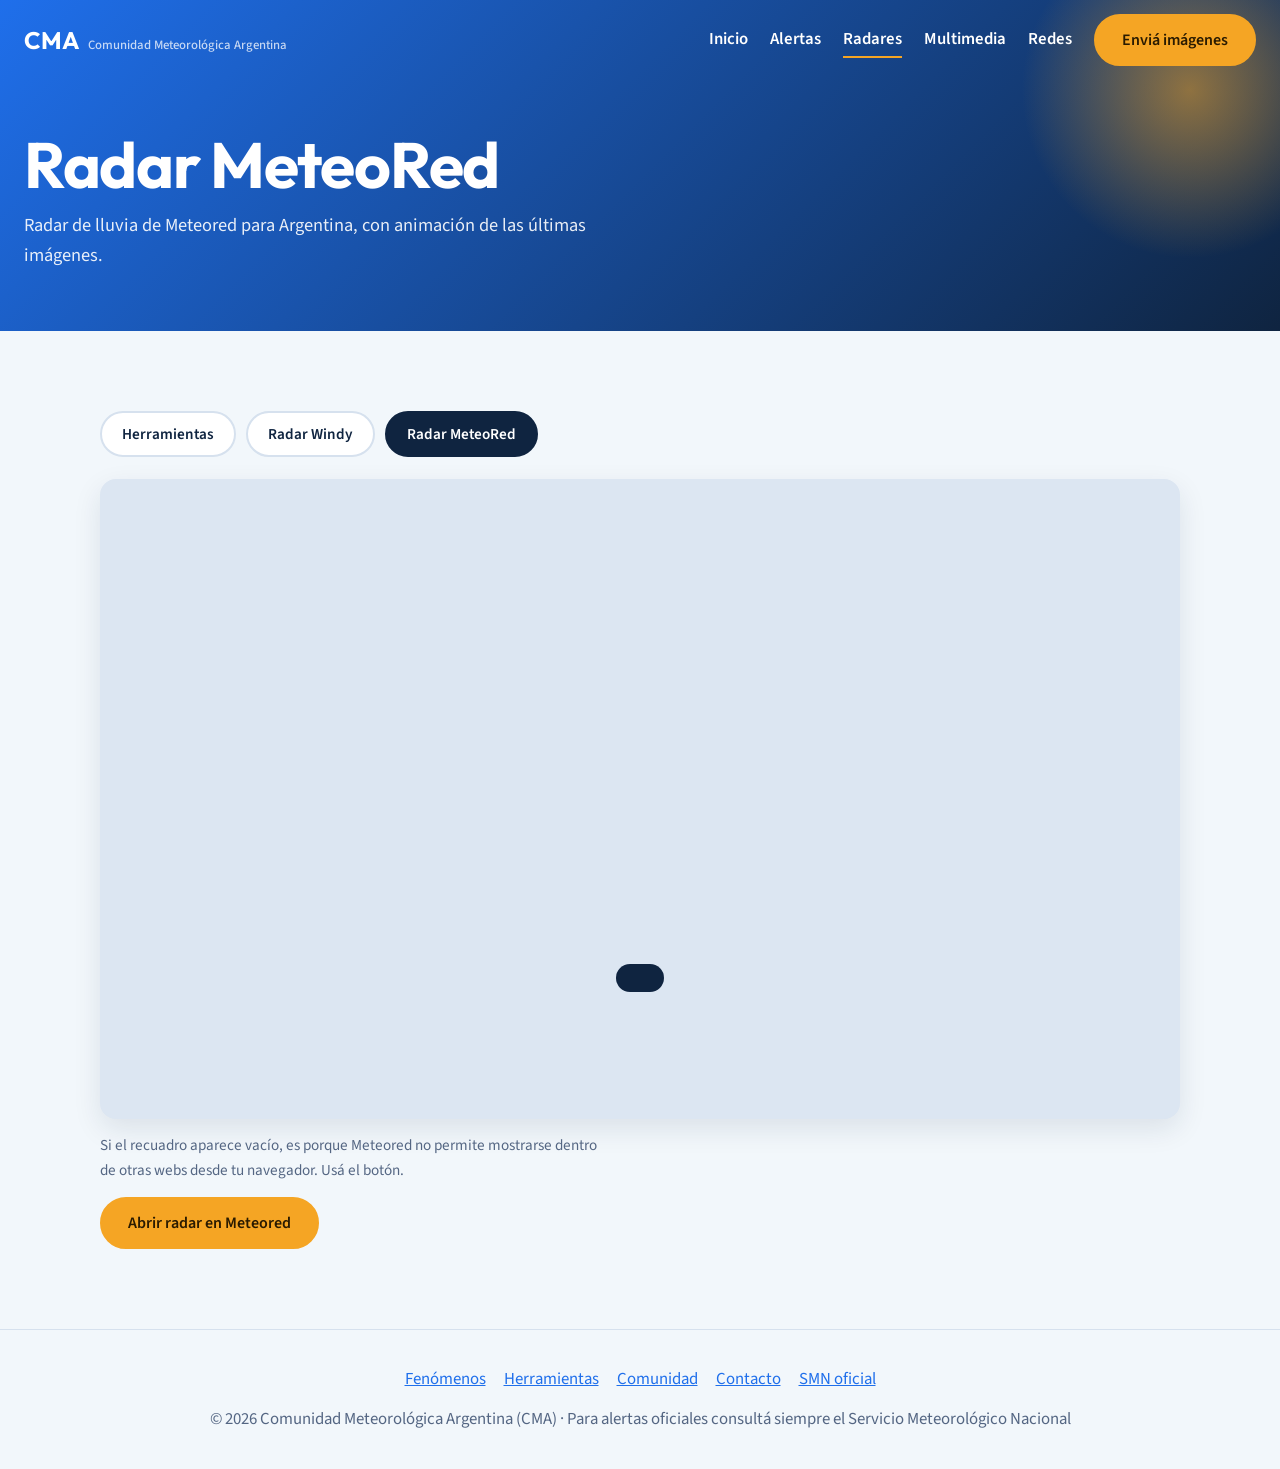
<file: radar-meteored.html>
<!DOCTYPE html>
<html lang="es">
<head>
<meta charset="UTF-8">
<meta name="viewport" content="width=device-width, initial-scale=1">
<title>Radar MeteoRed · CMA</title>
<meta name="description" content="Comunidad Meteorológica Argentina: aprendé, compartí y seguí el tiempo en Argentina.">
<link rel="preconnect" href="https://fonts.googleapis.com">
<link rel="preconnect" href="https://fonts.gstatic.com" crossorigin>
<link href="https://fonts.googleapis.com/css2?family=Outfit:wght@500;700;800&family=Source+Sans+3:wght@400;600&display=swap" rel="stylesheet">
<link rel="stylesheet" href="style.css">
</head>
<body>
<div id="progress"></div>
<header>
  <a href="index.html" class="logo">CMA<small>Comunidad Meteorológica Argentina</small></a>
  <nav id="menu">
    <a href="index.html">Inicio</a>
    <a href="alertas.html">Alertas</a>
    <a href="radares.html" aria-current="page">Radares</a>
    <a href="multimedia.html">Multimedia</a>
    <a href="redes.html">Redes</a>
    <a href="contacto.html" class="btn primary">Enviá imágenes</a>
  </nav>
  <button class="burger" id="burger" aria-label="Abrir menú">☰</button>
</header>
<div class="page-head"><h1>Radar MeteoRed</h1><p>Radar de lluvia de Meteored para Argentina, con animación de las últimas imágenes.</p></div><main><section><div class="wrap">
  <div class="chips"><a class="chip" href="radares.html" aria-pressed="false">Herramientas</a><a class="chip" href="radar-windy.html" aria-pressed="false">Radar Windy</a><a class="chip" href="radar-meteored.html" aria-pressed="true">Radar MeteoRed</a></div>
  <iframe class="embed" src="https://www.meteored.com.ar/radar/" title="Radar de Meteored" loading="lazy" allowfullscreen></iframe>
  <p class="hint">Si el recuadro aparece vacío, es porque Meteored no permite mostrarse dentro de otras webs desde tu navegador. Usá el botón.</p>
  <p style="margin-top:14px"><a class="btn primary" href="https://www.meteored.com.ar/radar/" target="_blank" rel="noopener">Abrir radar en Meteored</a></p>
</div></section></main>
<footer>
  <div class="links"><a href="fenomenos.html">Fenómenos</a><a href="herramientas.html">Herramientas</a><a href="comunidad.html">Comunidad</a><a href="contacto.html">Contacto</a><a href="https://www.smn.gob.ar" target="_blank" rel="noopener">SMN oficial</a></div>
  © <span id="year"></span> Comunidad Meteorológica Argentina (CMA) · Para alertas oficiales consultá siempre el Servicio Meteorológico Nacional
</footer>
<div class="toast" id="toast" role="status"></div>
<script src="script.js"></script>
</body>
</html>
</file>
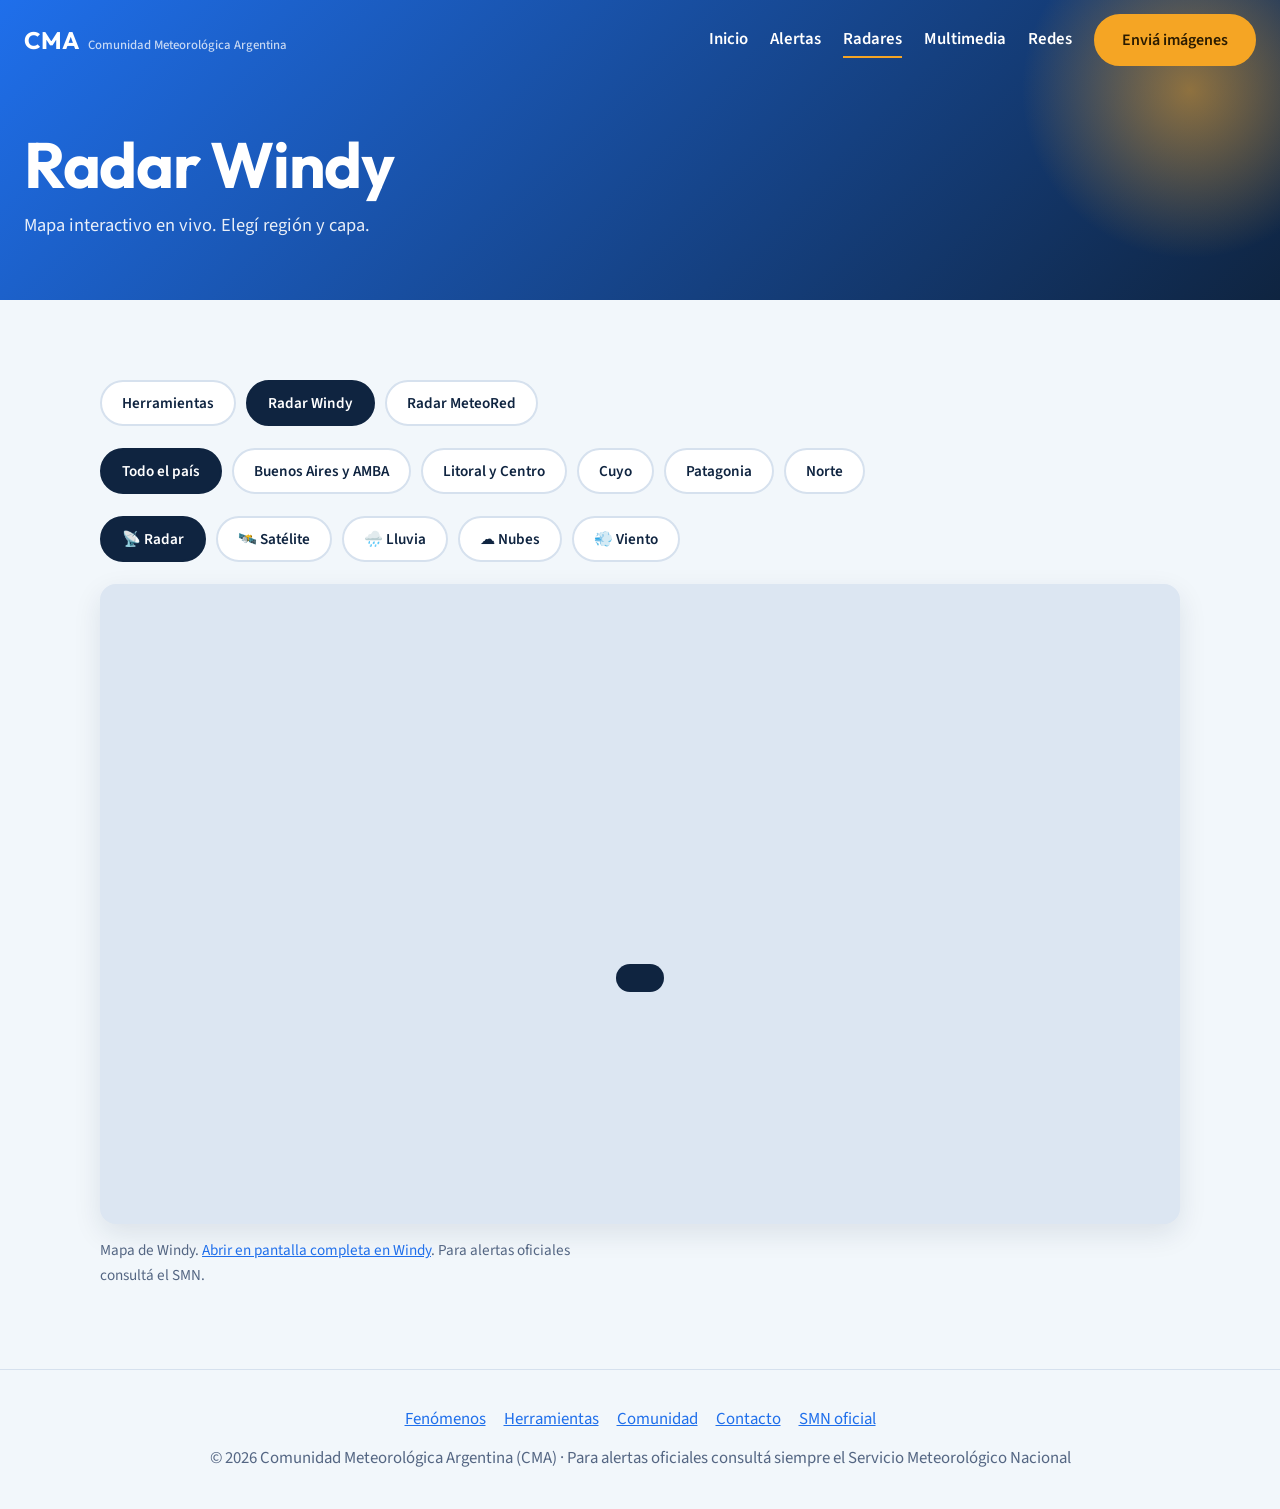
<file: radar-windy.html>
<!DOCTYPE html>
<html lang="es">
<head>
<meta charset="UTF-8">
<meta name="viewport" content="width=device-width, initial-scale=1">
<title>Radar Windy · CMA</title>
<meta name="description" content="Comunidad Meteorológica Argentina: aprendé, compartí y seguí el tiempo en Argentina.">
<link rel="preconnect" href="https://fonts.googleapis.com">
<link rel="preconnect" href="https://fonts.gstatic.com" crossorigin>
<link href="https://fonts.googleapis.com/css2?family=Outfit:wght@500;700;800&family=Source+Sans+3:wght@400;600&display=swap" rel="stylesheet">
<link rel="stylesheet" href="style.css">
</head>
<body>
<div id="progress"></div>
<header>
  <a href="index.html" class="logo">CMA<small>Comunidad Meteorológica Argentina</small></a>
  <nav id="menu">
    <a href="index.html">Inicio</a>
    <a href="alertas.html">Alertas</a>
    <a href="radares.html" aria-current="page">Radares</a>
    <a href="multimedia.html">Multimedia</a>
    <a href="redes.html">Redes</a>
    <a href="contacto.html" class="btn primary">Enviá imágenes</a>
  </nav>
  <button class="burger" id="burger" aria-label="Abrir menú">☰</button>
</header>
<div class="page-head"><h1>Radar Windy</h1><p>Mapa interactivo en vivo. Elegí región y capa.</p></div><main><section><div class="wrap">
  <div class="chips"><a class="chip" href="radares.html" aria-pressed="false">Herramientas</a><a class="chip" href="radar-windy.html" aria-pressed="true">Radar Windy</a><a class="chip" href="radar-meteored.html" aria-pressed="false">Radar MeteoRed</a></div>
  <div class="chips" id="wRegion" role="group" aria-label="Región">
    <button class="chip" data-r="-38,-64,4" aria-pressed="true">Todo el país</button>
    <button class="chip" data-r="-34.6,-58.4,7" aria-pressed="false">Buenos Aires y AMBA</button>
    <button class="chip" data-r="-32,-60.5,6" aria-pressed="false">Litoral y Centro</button>
    <button class="chip" data-r="-33,-68.5,6" aria-pressed="false">Cuyo</button>
    <button class="chip" data-r="-42,-69,5" aria-pressed="false">Patagonia</button>
    <button class="chip" data-r="-26.5,-64.5,6" aria-pressed="false">Norte</button>
  </div>
  <div class="chips" id="wLayer" role="group" aria-label="Capa">
    <button class="chip" data-l="radar" aria-pressed="true">📡 Radar</button>
    <button class="chip" data-l="satellite" aria-pressed="false">🛰️ Satélite</button>
    <button class="chip" data-l="rain" aria-pressed="false">🌧️ Lluvia</button>
    <button class="chip" data-l="clouds" aria-pressed="false">☁️ Nubes</button>
    <button class="chip" data-l="wind" aria-pressed="false">💨 Viento</button>
  </div>
  <iframe class="embed" id="wFrame" title="Mapa de Windy" loading="lazy" allowfullscreen></iframe>
  <p class="hint">Mapa de Windy. <a id="wOpen" href="https://www.windy.com" target="_blank" rel="noopener">Abrir en pantalla completa en Windy</a>. Para alertas oficiales consultá el SMN.</p>
</div></section></main>
<footer>
  <div class="links"><a href="fenomenos.html">Fenómenos</a><a href="herramientas.html">Herramientas</a><a href="comunidad.html">Comunidad</a><a href="contacto.html">Contacto</a><a href="https://www.smn.gob.ar" target="_blank" rel="noopener">SMN oficial</a></div>
  © <span id="year"></span> Comunidad Meteorológica Argentina (CMA) · Para alertas oficiales consultá siempre el Servicio Meteorológico Nacional
</footer>
<div class="toast" id="toast" role="status"></div>
<script src="script.js"></script>
</body>
</html>
</file>
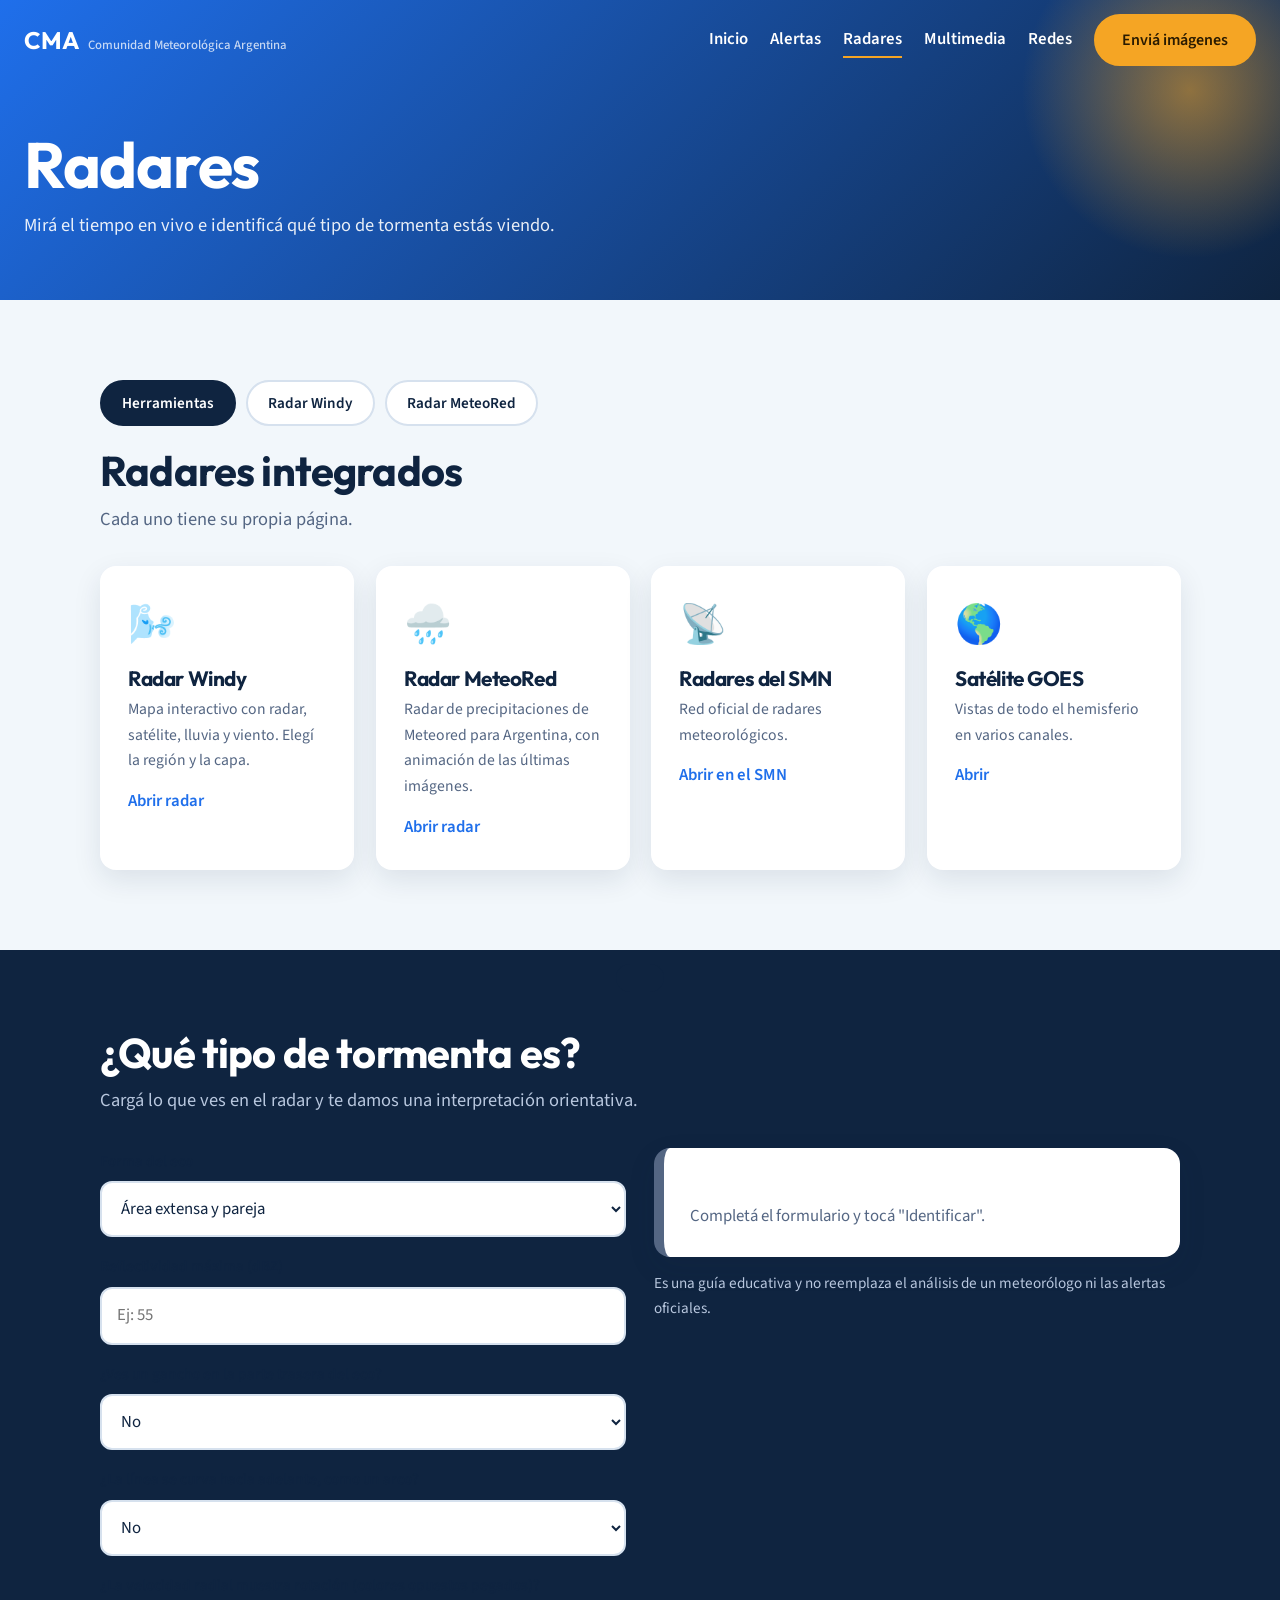
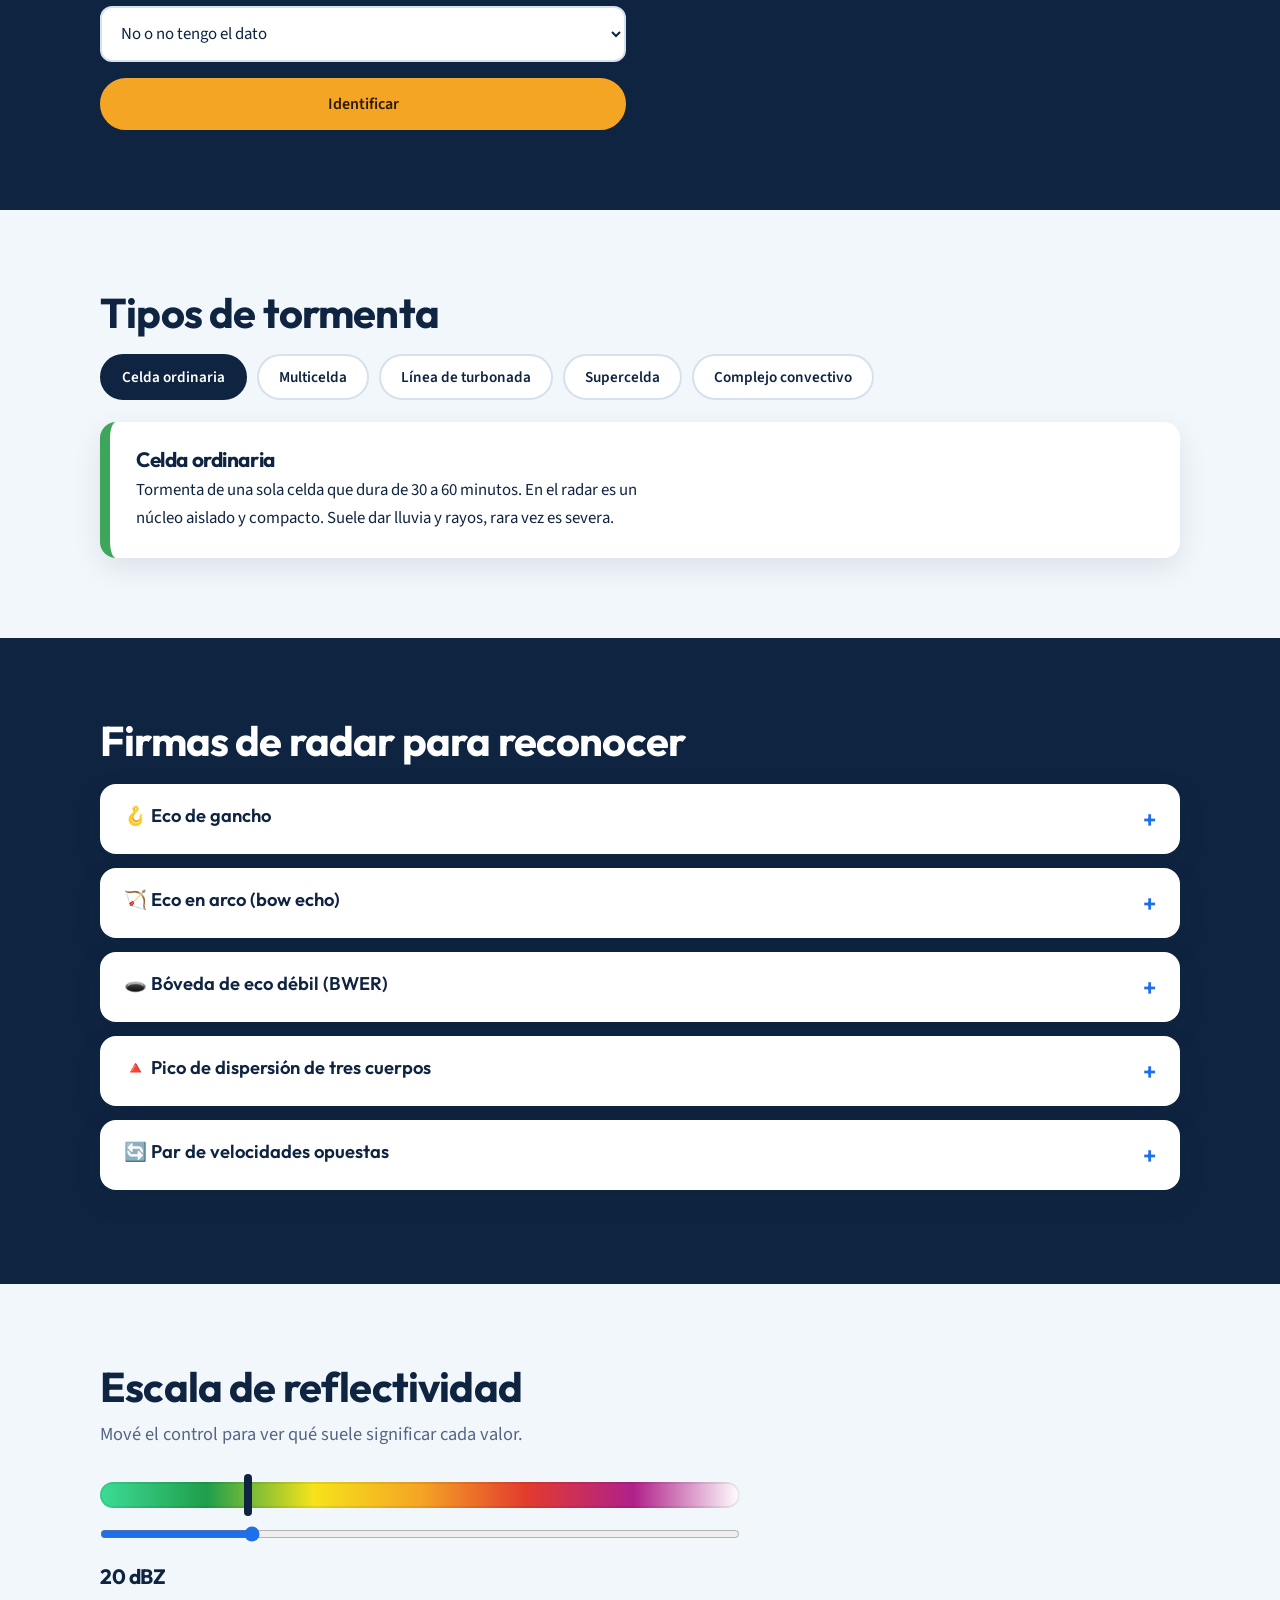
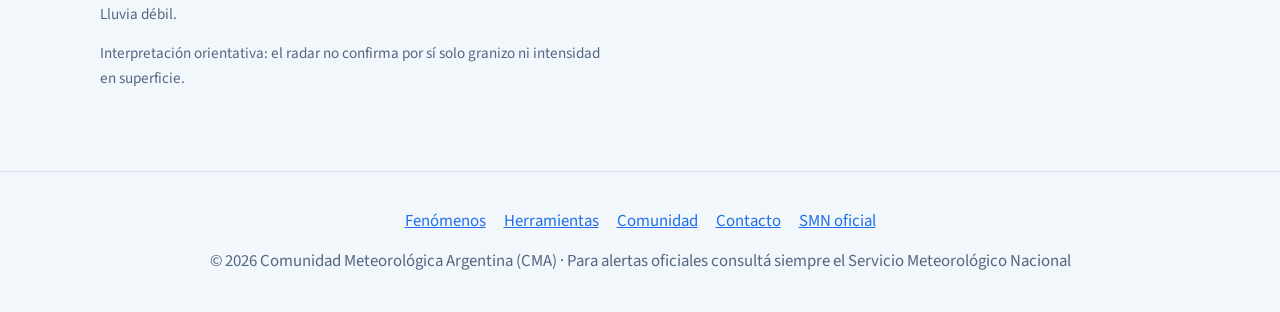
<file: radares.html>
<!DOCTYPE html>
<html lang="es">
<head>
<meta charset="UTF-8">
<meta name="viewport" content="width=device-width, initial-scale=1">
<title>Radares · CMA</title>
<meta name="description" content="Comunidad Meteorológica Argentina: aprendé, compartí y seguí el tiempo en Argentina.">
<link rel="preconnect" href="https://fonts.googleapis.com">
<link rel="preconnect" href="https://fonts.gstatic.com" crossorigin>
<link href="https://fonts.googleapis.com/css2?family=Outfit:wght@500;700;800&family=Source+Sans+3:wght@400;600&display=swap" rel="stylesheet">
<link rel="stylesheet" href="style.css">
</head>
<body>
<div id="progress"></div>
<header>
  <a href="index.html" class="logo">CMA<small>Comunidad Meteorológica Argentina</small></a>
  <nav id="menu">
    <a href="index.html">Inicio</a>
    <a href="alertas.html">Alertas</a>
    <a href="radares.html" aria-current="page">Radares</a>
    <a href="multimedia.html">Multimedia</a>
    <a href="redes.html">Redes</a>
    <a href="contacto.html" class="btn primary">Enviá imágenes</a>
  </nav>
  <button class="burger" id="burger" aria-label="Abrir menú">☰</button>
</header>
<div class="page-head"><h1>Radares</h1><p>Mirá el tiempo en vivo e identificá qué tipo de tormenta estás viendo.</p></div><main>
<section><div class="wrap">
  <div class="chips"><a class="chip" href="radares.html" aria-pressed="true">Herramientas</a><a class="chip" href="radar-windy.html" aria-pressed="false">Radar Windy</a><a class="chip" href="radar-meteored.html" aria-pressed="false">Radar MeteoRed</a></div>
  <h2 class="reveal">Radares integrados</h2>
  <p class="lead reveal">Cada uno tiene su propia página.</p>
  <div class="cards reveal">
    <a class="card" href="radar-windy.html"><span class="ico">🌬️</span><h3>Radar Windy</h3><p>Mapa interactivo con radar, satélite, lluvia y viento. Elegí la región y la capa.</p><span class="go">Abrir radar</span></a>
    <a class="card" href="radar-meteored.html"><span class="ico">🌧️</span><h3>Radar MeteoRed</h3><p>Radar de precipitaciones de Meteored para Argentina, con animación de las últimas imágenes.</p><span class="go">Abrir radar</span></a>
    <a class="card" href="https://www.smn.gob.ar/radar" target="_blank" rel="noopener"><span class="ico">📡</span><h3>Radares del SMN</h3><p>Red oficial de radares meteorológicos.</p><span class="go">Abrir en el SMN</span></a>
    <a class="card" href="https://www.star.nesdis.noaa.gov/goes/" target="_blank" rel="noopener"><span class="ico">🌎</span><h3>Satélite GOES</h3><p>Vistas de todo el hemisferio en varios canales.</p><span class="go">Abrir</span></a>
  </div>
</div></section>

<section class="band"><div class="wrap">
  <h2 class="reveal">¿Qué tipo de tormenta es?</h2>
  <p class="lead reveal">Cargá lo que ves en el radar y te damos una interpretación orientativa.</p>
  <div class="cls">
    <div class="copybox reveal">
      <form id="clsForm" novalidate>
        <div><label for="cShape">Forma del eco</label><select id="cShape"><option value="area">Área extensa y pareja</option><option value="single">Celda aislada</option><option value="group">Varias celdas agrupadas</option><option value="line">Línea larga de ecos</option></select></div>
        <div><label for="cDbz">Reflectividad máxima (dBZ)</label><input id="cDbz" inputmode="numeric" placeholder="Ej: 55"></div>
        <div><label for="cHook">¿Ves un gancho en la parte trasera del eco?</label><select id="cHook"><option value="no">No</option><option value="si">Sí</option></select></div>
        <div><label for="cBow">¿La línea se curva hacia adelante, como un arco?</label><select id="cBow"><option value="no">No</option><option value="si">Sí</option></select></div>
        <div><label for="cRot">¿La velocidad radial muestra rotación (colores opuestos pegados)?</label><select id="cRot"><option value="no">No o no tengo el dato</option><option value="si">Sí</option></select></div>
        <button class="btn primary" type="submit">Identificar</button>
      </form>
    </div>
    <div class="reveal"><div class="lvl" id="clsOut" aria-live="polite"><h3>Resultado</h3><p style="color:var(--muted)">Completá el formulario y tocá "Identificar".</p></div>
      <p class="hint" style="color:#B8C7DE">Es una guía educativa y no reemplaza el análisis de un meteorólogo ni las alertas oficiales.</p></div>
  </div>
</div></section>

<section><div class="wrap">
  <h2 class="reveal">Tipos de tormenta</h2>
  <div class="chips reveal" id="stChips" role="group" aria-label="Tipo de tormenta" style="margin-top:18px"></div>
  <div class="lvl reveal" id="stBox" aria-live="polite"></div>
</div></section>

<section class="band"><div class="wrap">
  <h2 class="reveal">Firmas de radar para reconocer</h2>
  <div class="reveal" style="margin-top:20px;color:var(--ink)">
    <details><summary>🪝 Eco de gancho</summary><div class="body">Apéndice curvo en la parte trasera de una celda, típico de supercelda con rotación. Puede indicar un mesociclón y riesgo de tornado.</div></details>
    <details><summary>🏹 Eco en arco (bow echo)</summary><div class="body">Segmento de línea que se curva hacia adelante. Se asocia con vientos lineales fuertes y dañinos en la zona central del arco.</div></details>
    <details><summary>🕳️ Bóveda de eco débil (BWER)</summary><div class="body">Zona de eco débil rodeada por eco intenso. Señala una corriente ascendente muy fuerte que sostiene granizo en altura.</div></details>
    <details><summary>🔺 Pico de dispersión de tres cuerpos</summary><div class="body">Línea de eco débil detrás del núcleo más fuerte de la tormenta, en dirección opuesta al radar. Suele indicar granizo grande.</div></details>
    <details><summary>🔄 Par de velocidades opuestas</summary><div class="body">En velocidad radial, colores de acercamiento y alejamiento juntos indican rotación en la tormenta.</div></details>
  </div>
</div></section>

<section><div class="wrap">
  <h2 class="reveal">Escala de reflectividad</h2>
  <p class="lead reveal">Mové el control para ver qué suele significar cada valor.</p>
  <div class="reveal" style="max-width:640px">
    <div class="dbz-bar"><b id="dbzMark" style="left:0"></b></div>
    <input type="range" id="dbz" min="5" max="70" value="20" aria-label="Reflectividad en dBZ">
    <h3 style="margin-top:14px"><span id="dbzVal">20</span> dBZ</h3>
    <p id="dbzTxt" class="hint"></p>
    <p class="hint">Interpretación orientativa: el radar no confirma por sí solo granizo ni intensidad en superficie.</p>
  </div>
</div></section>
</main>
<footer>
  <div class="links"><a href="fenomenos.html">Fenómenos</a><a href="herramientas.html">Herramientas</a><a href="comunidad.html">Comunidad</a><a href="contacto.html">Contacto</a><a href="https://www.smn.gob.ar" target="_blank" rel="noopener">SMN oficial</a></div>
  © <span id="year"></span> Comunidad Meteorológica Argentina (CMA) · Para alertas oficiales consultá siempre el Servicio Meteorológico Nacional
</footer>
<div class="toast" id="toast" role="status"></div>
<script src="script.js"></script>
</body>
</html>
</file>
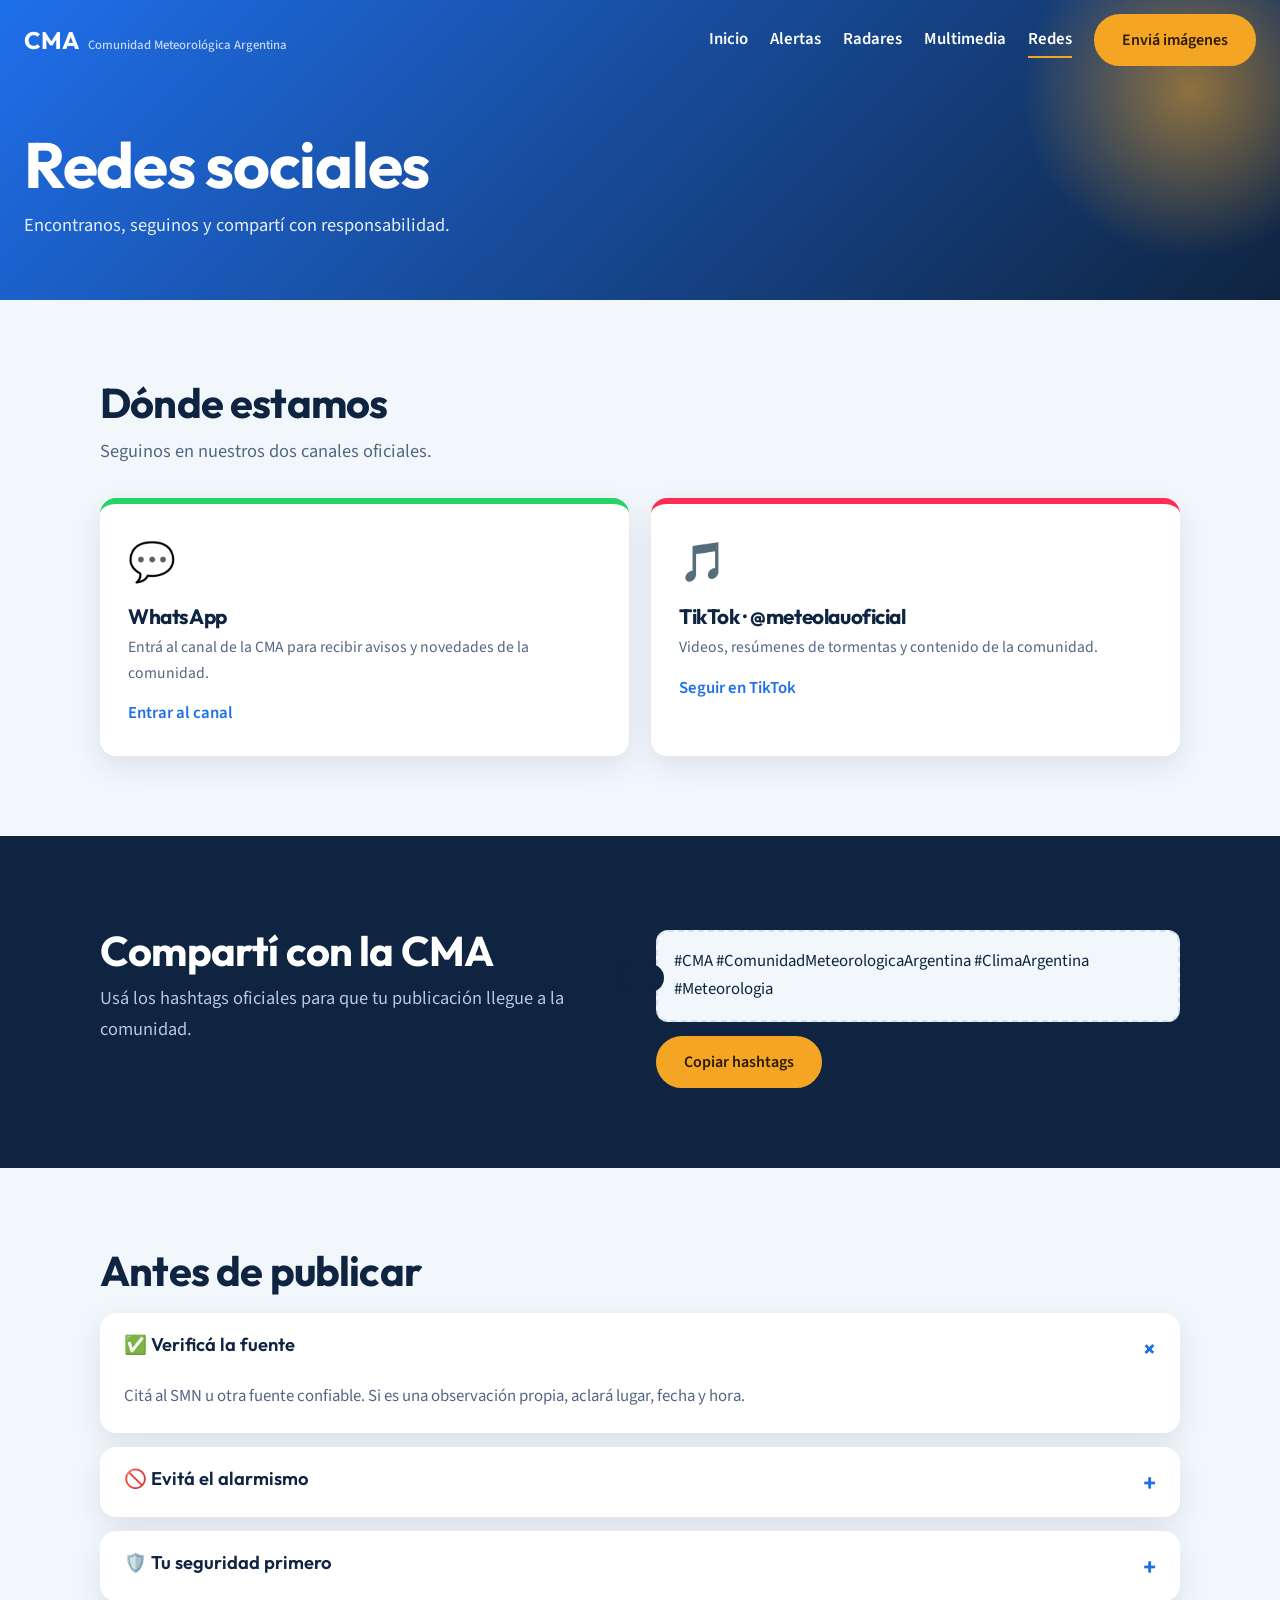
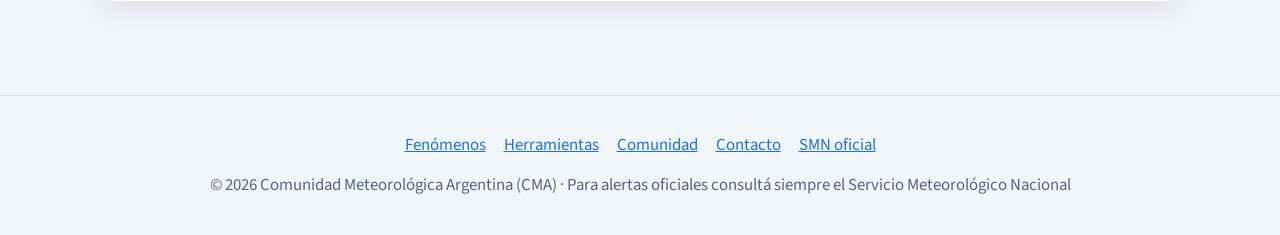
<file: redes.html>
<!DOCTYPE html>
<html lang="es">
<head>
<meta charset="UTF-8">
<meta name="viewport" content="width=device-width, initial-scale=1">
<title>Redes · CMA</title>
<meta name="description" content="Comunidad Meteorológica Argentina: aprendé, compartí y seguí el tiempo en Argentina.">
<link rel="preconnect" href="https://fonts.googleapis.com">
<link rel="preconnect" href="https://fonts.gstatic.com" crossorigin>
<link href="https://fonts.googleapis.com/css2?family=Outfit:wght@500;700;800&family=Source+Sans+3:wght@400;600&display=swap" rel="stylesheet">
<link rel="stylesheet" href="style.css">
</head>
<body>
<div id="progress"></div>
<header>
  <a href="index.html" class="logo">CMA<small>Comunidad Meteorológica Argentina</small></a>
  <nav id="menu">
    <a href="index.html">Inicio</a>
    <a href="alertas.html">Alertas</a>
    <a href="radares.html">Radares</a>
    <a href="multimedia.html">Multimedia</a>
    <a href="redes.html" aria-current="page">Redes</a>
    <a href="contacto.html" class="btn primary">Enviá imágenes</a>
  </nav>
  <button class="burger" id="burger" aria-label="Abrir menú">☰</button>
</header>
<div class="page-head"><h1>Redes sociales</h1><p>Encontranos, seguinos y compartí con responsabilidad.</p></div><main>
<section><div class="wrap">
  <h2 class="reveal">Dónde estamos</h2>
  <p class="lead reveal">Seguinos en nuestros dos canales oficiales.</p>
  <!-- Los enlaces se configuran en script.js, en el objeto CMA -->
  <div class="cards reveal">
    <a class="card wa" data-link="whatsapp" target="_blank" rel="noopener"><span class="ico">💬</span><h3>WhatsApp</h3><p>Entrá al canal de la CMA para recibir avisos y novedades de la comunidad.</p><span class="go">Entrar al canal</span></a>
    <a class="card tt" data-link="tiktok" target="_blank" rel="noopener"><span class="ico">🎵</span><h3>TikTok · @meteolauoficial</h3><p>Videos, resúmenes de tormentas y contenido de la comunidad.</p><span class="go">Seguir en TikTok</span></a>
  </div>
</div></section>
<section class="band"><div class="wrap two">
  <div class="reveal"><h2>Compartí con la CMA</h2><p class="lead">Usá los hashtags oficiales para que tu publicación llegue a la comunidad.</p></div>
  <div class="reveal" style="color:var(--ink)">
    <div class="copybox"><div class="msg" id="tags">#CMA #ComunidadMeteorologicaArgentina #ClimaArgentina #Meteorologia</div>
    <button class="btn primary" id="copyTags">Copiar hashtags</button></div>
  </div>
</div></section>
<section><div class="wrap">
  <h2 class="reveal">Antes de publicar</h2>
  <div class="reveal" style="margin-top:20px">
    <details open><summary>✅ Verificá la fuente</summary><div class="body">Citá al SMN u otra fuente confiable. Si es una observación propia, aclará lugar, fecha y hora.</div></details>
    <details><summary>🚫 Evitá el alarmismo</summary><div class="body">No difundas capturas viejas ni rumores. Un aviso falso puede generar pánico real.</div></details>
    <details><summary>🛡️ Tu seguridad primero</summary><div class="body">Ninguna foto vale el riesgo. No te acerques a tormentas, cables caídos ni zonas inundadas.</div></details>
  </div>
</div></section>
</main>
<footer>
  <div class="links"><a href="fenomenos.html">Fenómenos</a><a href="herramientas.html">Herramientas</a><a href="comunidad.html">Comunidad</a><a href="contacto.html">Contacto</a><a href="https://www.smn.gob.ar" target="_blank" rel="noopener">SMN oficial</a></div>
  © <span id="year"></span> Comunidad Meteorológica Argentina (CMA) · Para alertas oficiales consultá siempre el Servicio Meteorológico Nacional
</footer>
<div class="toast" id="toast" role="status"></div>
<script src="script.js"></script>
</body>
</html>
</file>
<file: style.css>
/* ===== 1. VARIABLES (edita colores y fuentes aquí) ===== */
:root{
  --bg:#F2F7FB; --surface:#FFFFFF; --ink:#0F2440; --muted:#546683;
  --accent:#1F6FEB; --accent-2:#F5A524; --line:#D6E1EE;
  --radius:16px; --shadow:0 10px 28px rgba(15,36,64,.10);
  --f-display:'Outfit',system-ui,sans-serif;
  --f-body:'Source Sans 3',system-ui,sans-serif;
}

/* ===== 2. BASE ===== */
*{box-sizing:border-box;margin:0;padding:0}
html{scroll-behavior:smooth}
body{font-family:var(--f-body);font-size:1.05rem;background:var(--bg);color:var(--ink);line-height:1.65}
h1,h2,h3{font-family:var(--f-display);line-height:1.1;letter-spacing:-.02em}
h2{font-size:clamp(1.8rem,4vw,2.6rem);margin-bottom:.6rem}
h3{font-size:1.3rem;margin-bottom:.4rem}
p{max-width:64ch}
a{color:var(--accent)}
section{padding:80px 24px}
.wrap{max-width:1080px;margin:0 auto}
.lead{color:var(--muted);font-size:1.15rem;margin-bottom:2rem}
:focus-visible{outline:3px solid var(--accent-2);outline-offset:3px;border-radius:6px}

/* ===== 3. BOTONES ===== */
.btn{display:inline-block;padding:13px 26px;border-radius:999px;border:2px solid currentColor;background:transparent;color:inherit;
  font:600 1rem var(--f-body);cursor:pointer;text-decoration:none;transition:transform .2s,box-shadow .2s}
.btn:hover{transform:translateY(-3px);box-shadow:var(--shadow)}
.btn:active{transform:scale(.97)}
.btn.primary{background:var(--accent-2);border-color:var(--accent-2);color:#2A1B00}

/* ===== 4. CABECERA Y PIE ===== */
header{position:fixed;inset:0 0 auto 0;z-index:50;display:flex;align-items:center;justify-content:space-between;padding:14px 24px;
  color:#fff;transition:background .3s,color .3s,box-shadow .3s}
header.scrolled,header.solid{background:rgba(255,255,255,.92);backdrop-filter:blur(10px);color:var(--ink);box-shadow:0 1px 0 var(--line)}
.logo{font:700 1.5rem var(--f-display);text-decoration:none;color:inherit}
.logo small{font:500 .8rem var(--f-body);opacity:.75;margin-left:8px}
nav{display:flex;align-items:center;gap:22px}
nav a{color:inherit;text-decoration:none;font-weight:600;position:relative}
nav a:not(.btn)::after{content:"";position:absolute;left:0;bottom:-4px;height:2px;width:0;background:var(--accent-2);transition:width .3s}
nav a:not(.btn):hover::after,nav a[aria-current="page"]::after{width:100%}
.burger{display:none;background:none;border:2px solid currentColor;color:inherit;border-radius:10px;width:42px;height:42px;font-size:1.2rem;cursor:pointer}
@media(max-width:820px){
  .burger{display:block}
  nav{position:fixed;inset:66px 14px auto 14px;flex-direction:column;align-items:stretch;padding:20px;background:var(--surface);color:var(--ink);
    border-radius:var(--radius);box-shadow:var(--shadow);opacity:0;pointer-events:none;transform:translateY(-10px);transition:.3s}
  nav.open{opacity:1;pointer-events:auto;transform:none}
}
footer{padding:36px 24px;text-align:center;color:var(--muted);border-top:1px solid var(--line)}
#progress{position:fixed;top:0;left:0;height:4px;width:0;background:linear-gradient(90deg,var(--accent),var(--accent-2));z-index:200}

/* ===== 5. HERO CON CIELO ANIMADO ===== */
.hero{min-height:100vh;display:flex;align-items:center;position:relative;overflow:hidden;color:#fff;
  background:linear-gradient(180deg,#2F80ED,#9CCBFF);transition:background 1s}
.hero[data-mode="lluvia"]{background:linear-gradient(180deg,#4A5B73,#8DA0B8)}
.hero[data-mode="tormenta"]{background:linear-gradient(180deg,#1D2438,#4B5470)}
.hero[data-mode="nieve"]{background:linear-gradient(180deg,#7E93AD,#DCE6F2)}
#sky{position:absolute;inset:0;width:100%;height:100%}
.hero .wrap{position:relative;z-index:2;padding-top:40px}
.hero h1{font-size:clamp(2.6rem,8vw,5.6rem);max-width:13ch;margin-bottom:1rem;text-shadow:0 4px 24px rgba(0,0,0,.25)}
.hero h1 .w{display:inline-block;opacity:0;transform:translateY(40px);animation:pop .8s cubic-bezier(.2,.9,.3,1.2) forwards}
@keyframes pop{to{opacity:1;transform:none}}
.hero p{font-size:1.2rem;margin-bottom:1.6rem;text-shadow:0 2px 12px rgba(0,0,0,.3)}
.modes{display:flex;gap:10px;flex-wrap:wrap;margin-bottom:1.6rem}
.modes button{padding:9px 18px;border-radius:999px;border:2px solid rgba(255,255,255,.7);background:rgba(255,255,255,.12);color:#fff;
  font:600 .95rem var(--f-body);cursor:pointer;transition:.25s}
.modes button[aria-pressed="true"]{background:#fff;color:var(--ink)}

/* Cabecera de páginas internas */
.page-head{padding:130px 24px 60px;color:#fff;background:linear-gradient(135deg,#1F6FEB,#0F2440);position:relative;overflow:hidden}
.page-head::after{content:"";position:absolute;right:-80px;top:-80px;width:340px;height:340px;border-radius:50%;
  background:radial-gradient(circle,rgba(245,165,36,.55),transparent 70%);animation:float 9s ease-in-out infinite}
@keyframes float{50%{transform:translate(-30px,30px)}}
.page-head h1{font-size:clamp(2.2rem,6vw,4rem);position:relative;z-index:1}
.page-head p{position:relative;z-index:1;opacity:.9;margin-top:.6rem;font-size:1.15rem}

/* ===== 6. TARJETAS, ACORDEÓN ===== */
.cards{display:grid;grid-template-columns:repeat(auto-fit,minmax(250px,1fr));gap:22px}
.card{background:var(--surface);border-radius:var(--radius);padding:28px;box-shadow:var(--shadow);text-decoration:none;color:var(--ink);
  display:block;transition:transform .25s;will-change:transform}
.card .ico{font-size:2.4rem;display:block;margin-bottom:10px}
.card p{color:var(--muted);font-size:.98rem}
details{background:var(--surface);border-radius:var(--radius);box-shadow:var(--shadow);margin-bottom:14px;overflow:hidden}
summary{cursor:pointer;padding:20px 24px;font:600 1.15rem var(--f-display);list-style:none;display:flex;justify-content:space-between;gap:12px}
summary::-webkit-details-marker{display:none}
summary::after{content:"+";font-size:1.5rem;color:var(--accent);transition:transform .3s}
details[open] summary::after{transform:rotate(45deg)}
details .body{padding:0 24px 22px;color:var(--muted);animation:drop .35s ease}
details .body strong{color:var(--ink)}
@keyframes drop{from{opacity:0;transform:translateY(-8px)}}
.two{display:grid;grid-template-columns:1fr 1fr;gap:32px;align-items:center}
@media(max-width:760px){.two{grid-template-columns:1fr}}
.band{background:var(--ink);color:#fff}
.band .lead{color:#B8C7DE}

/* ===== 7. HERRAMIENTAS ===== */
.tools{display:grid;grid-template-columns:repeat(auto-fit,minmax(300px,1fr));gap:22px}
.tool{background:var(--surface);border-radius:var(--radius);padding:26px;box-shadow:var(--shadow)}
.tool .out{margin-top:14px;padding:14px 16px;border-radius:12px;background:var(--bg);font-weight:600;min-height:3.2em}
table{width:100%;border-collapse:collapse;background:var(--surface);border-radius:var(--radius);overflow:hidden;box-shadow:var(--shadow)}
th,td{padding:12px 16px;text-align:left;border-bottom:1px solid var(--line)}
th{background:var(--ink);color:#fff;font-family:var(--f-display)}
tr.hit td{background:#FFF3D6;font-weight:600}
.scroll-x{overflow-x:auto}

/* ===== 8. FORMULARIO ===== */
form{display:grid;gap:16px;max-width:540px}
label{font-weight:600;font-size:.95rem}
input,textarea,select{width:100%;margin-top:6px;padding:13px 15px;border-radius:12px;border:2px solid var(--line);background:var(--surface);color:var(--ink);font:inherit;transition:.2s}
input:focus,textarea:focus,select:focus{outline:none;border-color:var(--accent);box-shadow:0 0 0 4px rgba(31,111,235,.18)}
.err{color:#C7372A;font-size:.85rem;min-height:1.1em;display:block;margin-top:4px}
.shake{animation:shake .4s}
@keyframes shake{25%{transform:translateX(-6px)}75%{transform:translateX(6px)}}
.toast{position:fixed;left:50%;bottom:28px;z-index:120;background:var(--ink);color:#fff;padding:14px 24px;border-radius:999px;
  transform:translate(-50%,120px);transition:transform .4s cubic-bezier(.2,.9,.3,1.2);font-weight:600}
.toast.show{transform:translate(-50%,0)}
.reveal{opacity:0;transform:translateY(26px);transition:opacity .7s,transform .7s}
.reveal.in{opacity:1;transform:none}
@media (prefers-reduced-motion:reduce){
  *,*::before,*::after{animation-duration:.01ms!important;transition-duration:.01ms!important;scroll-behavior:auto!important}
  .reveal{opacity:1;transform:none}
}

/* ===== 9. NUEVAS SECCIONES: alertas, radares, multimedia, redes ===== */
footer .links{display:flex;gap:18px;justify-content:center;flex-wrap:wrap;margin-bottom:12px}
.chips{display:flex;gap:10px;flex-wrap:wrap;margin-bottom:22px}
.chip{padding:10px 20px;border-radius:999px;border:2px solid var(--line);background:var(--surface);color:var(--ink);font:600 .95rem var(--f-body);cursor:pointer;transition:.25s}
.chip:hover{transform:translateY(-2px)}
.chip[aria-pressed="true"]{background:var(--ink);color:#fff;border-color:var(--ink)}
.lvl-y{--c:#F5C400}.lvl-o{--c:#F07F1A}.lvl-r{--c:#D62E2E}
.lvl{border-left:10px solid var(--c);background:var(--surface);border-radius:var(--radius);padding:26px;box-shadow:var(--shadow);animation:drop .35s ease}
.lvl ul{margin:12px 0 0 20px;color:var(--muted)}
.dot{display:inline-block;width:14px;height:14px;border-radius:50%;background:var(--c,#999);margin-right:8px}
.checks label{display:flex;gap:12px;align-items:flex-start;padding:14px 18px;background:var(--surface);border-radius:12px;margin-bottom:10px;cursor:pointer;font-weight:400;transition:.2s}
.checks label:has(input:checked){background:#E3F6EA;text-decoration:line-through;color:var(--muted)}
.checks input{width:auto;margin:5px 0 0}
.meter{height:12px;border-radius:999px;background:var(--line);overflow:hidden;margin:14px 0}
.meter i{display:block;height:100%;width:0;background:linear-gradient(90deg,var(--accent),var(--accent-2));transition:width .4s}
.msg{white-space:pre-wrap;background:var(--bg);padding:16px;border-radius:12px;margin:14px 0;min-height:4em;border:2px dashed var(--line)}
.dbz-bar{height:26px;border-radius:999px;background:linear-gradient(90deg,#3DDC97,#1F9E4B,#F5E31B,#F5A524,#E23B2E,#B0208A,#fff);position:relative;margin:30px 0 12px;box-shadow:inset 0 0 0 2px rgba(0,0,0,.08)}
.dbz-bar b{position:absolute;top:-8px;width:8px;height:42px;background:var(--ink);border-radius:4px;transform:translateX(-50%);transition:left .2s}
input[type=range]{padding:0;border:none;accent-color:var(--accent);box-shadow:none}
.card .go{display:block;margin-top:14px;font-weight:600;color:var(--accent)}
.gal{display:grid;grid-template-columns:repeat(auto-fill,minmax(250px,1fr));gap:18px}
.thumb{aspect-ratio:4/3;border-radius:var(--radius);border:none;cursor:pointer;color:#fff;font:600 1.05rem var(--f-display);text-align:left;padding:18px;
  display:flex;flex-direction:column;justify-content:flex-end;position:relative;overflow:hidden;background:var(--g);transition:transform .25s}
.thumb:hover{transform:scale(1.03)}
.thumb.hide{display:none}
.thumb .tag{position:absolute;top:14px;left:14px;background:rgba(0,0,0,.35);padding:3px 12px;border-radius:999px;font:600 .8rem var(--f-body)}
.thumb img,.thumb video{position:absolute;inset:0;width:100%;height:100%;object-fit:cover}
.lb{position:fixed;inset:0;z-index:150;display:grid;place-items:center;align-content:center;background:rgba(8,14,28,.88);opacity:0;pointer-events:none;transition:.3s;padding:20px}
.lb.open{opacity:1;pointer-events:auto}
.lb .stage{width:min(860px,100%);aspect-ratio:16/9;border-radius:var(--radius);background:var(--g);display:grid;place-items:center;color:#fff;
  font:700 clamp(1.3rem,4vw,2.3rem) var(--f-display);text-align:center;padding:20px;overflow:hidden;transform:scale(.9);transition:transform .35s cubic-bezier(.2,.9,.3,1.3)}
.lb.open .stage{transform:none}
.lb .stage img,.lb .stage video{width:100%;height:100%;object-fit:contain}
.lb .cap{color:#fff;text-align:center;margin-top:14px}
.lb .ctl{position:absolute;background:rgba(255,255,255,.15);color:#fff;border:none;width:46px;height:46px;border-radius:50%;font-size:1.3rem;cursor:pointer;transition:.2s}
.lb .ctl:hover{background:rgba(255,255,255,.3)}
.lb .prev{left:16px;top:50%}.lb .next{right:16px;top:50%}.lb .x{right:16px;top:16px}

/* ===== 10. CONTACTO, CLASIFICADOR, RADARES EMBEBIDOS ===== */
a.chip{text-decoration:none;display:inline-block}
.embed{width:100%;height:min(72vh,640px);border:0;border-radius:var(--radius);box-shadow:var(--shadow);background:#DCE6F2;display:block}
.hint{color:var(--muted);font-size:.95rem;margin-top:14px}
.steps{list-style:none;counter-reset:s;display:grid;gap:12px;max-width:640px}
.steps li{counter-increment:s;display:flex;gap:14px;align-items:flex-start;background:var(--surface);padding:16px 18px;border-radius:12px}
.steps li::before{content:counter(s);flex:none;width:30px;height:30px;border-radius:50%;background:var(--accent);color:#fff;display:grid;place-items:center;font:700 .95rem var(--f-display)}
.big{display:flex;flex-direction:column;gap:12px}
.big .btn{align-self:flex-start;margin-top:6px}
.card.wa .ico{color:#25D366}.card.tt{border-top:6px solid #FE2C55}.card.wa{border-top:6px solid #25D366}
.cls{display:grid;grid-template-columns:1fr 1fr;gap:28px;align-items:start}
@media(max-width:760px){.cls{grid-template-columns:1fr}}
.cls .copybox{color:var(--ink)}
.cls .lvl{--c:#546683}
</file>
